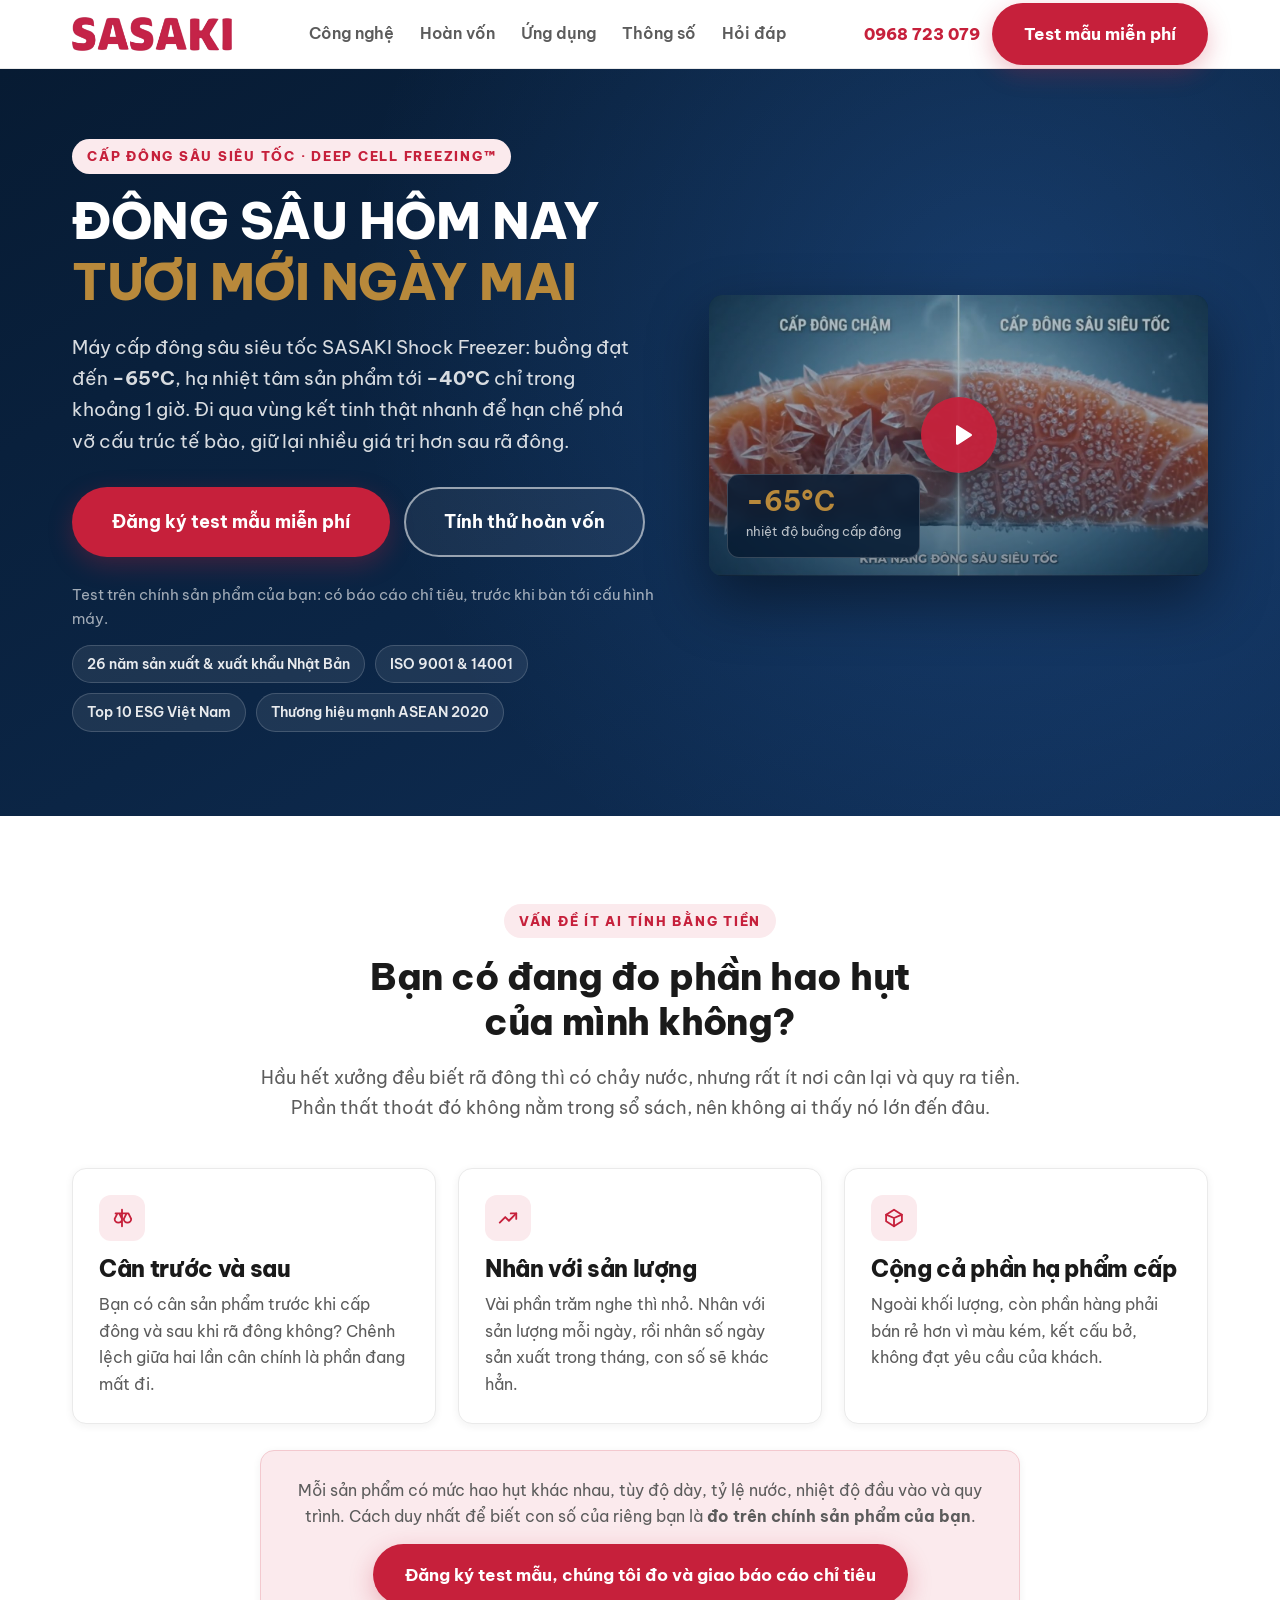
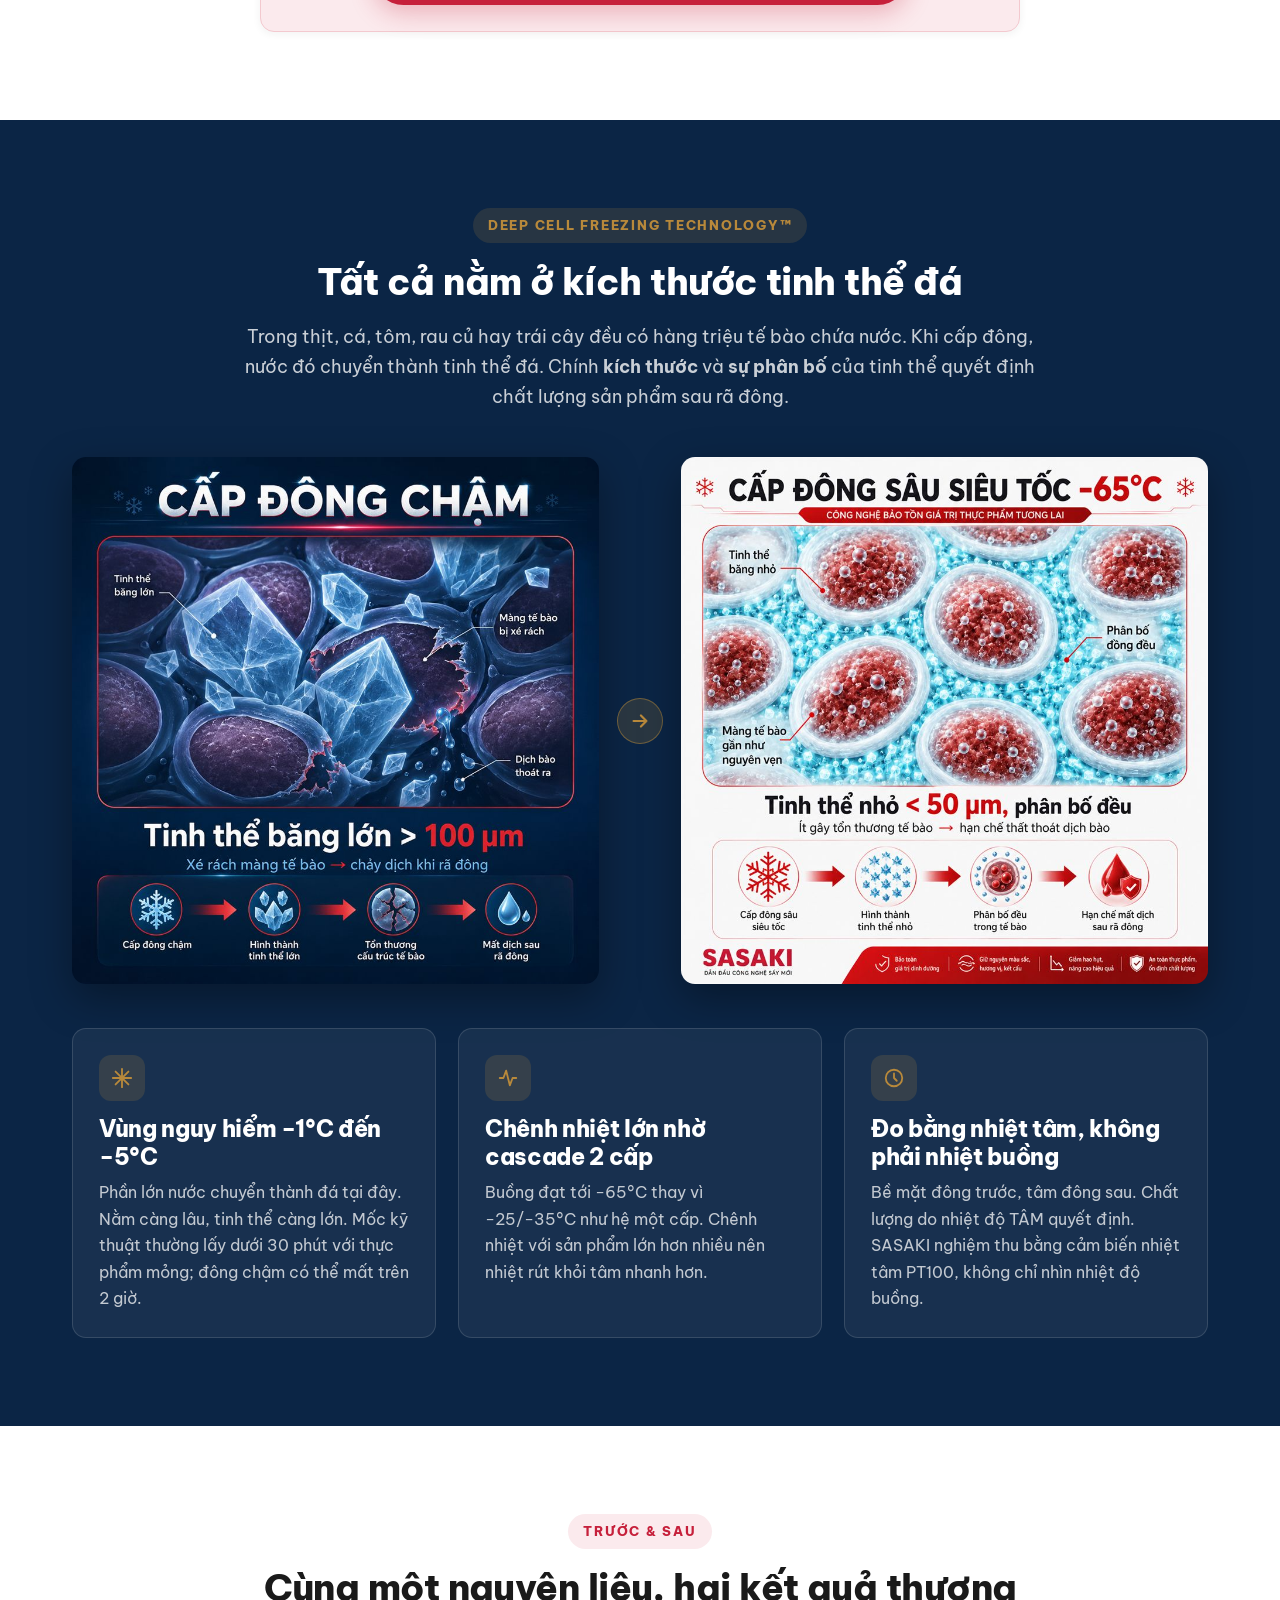
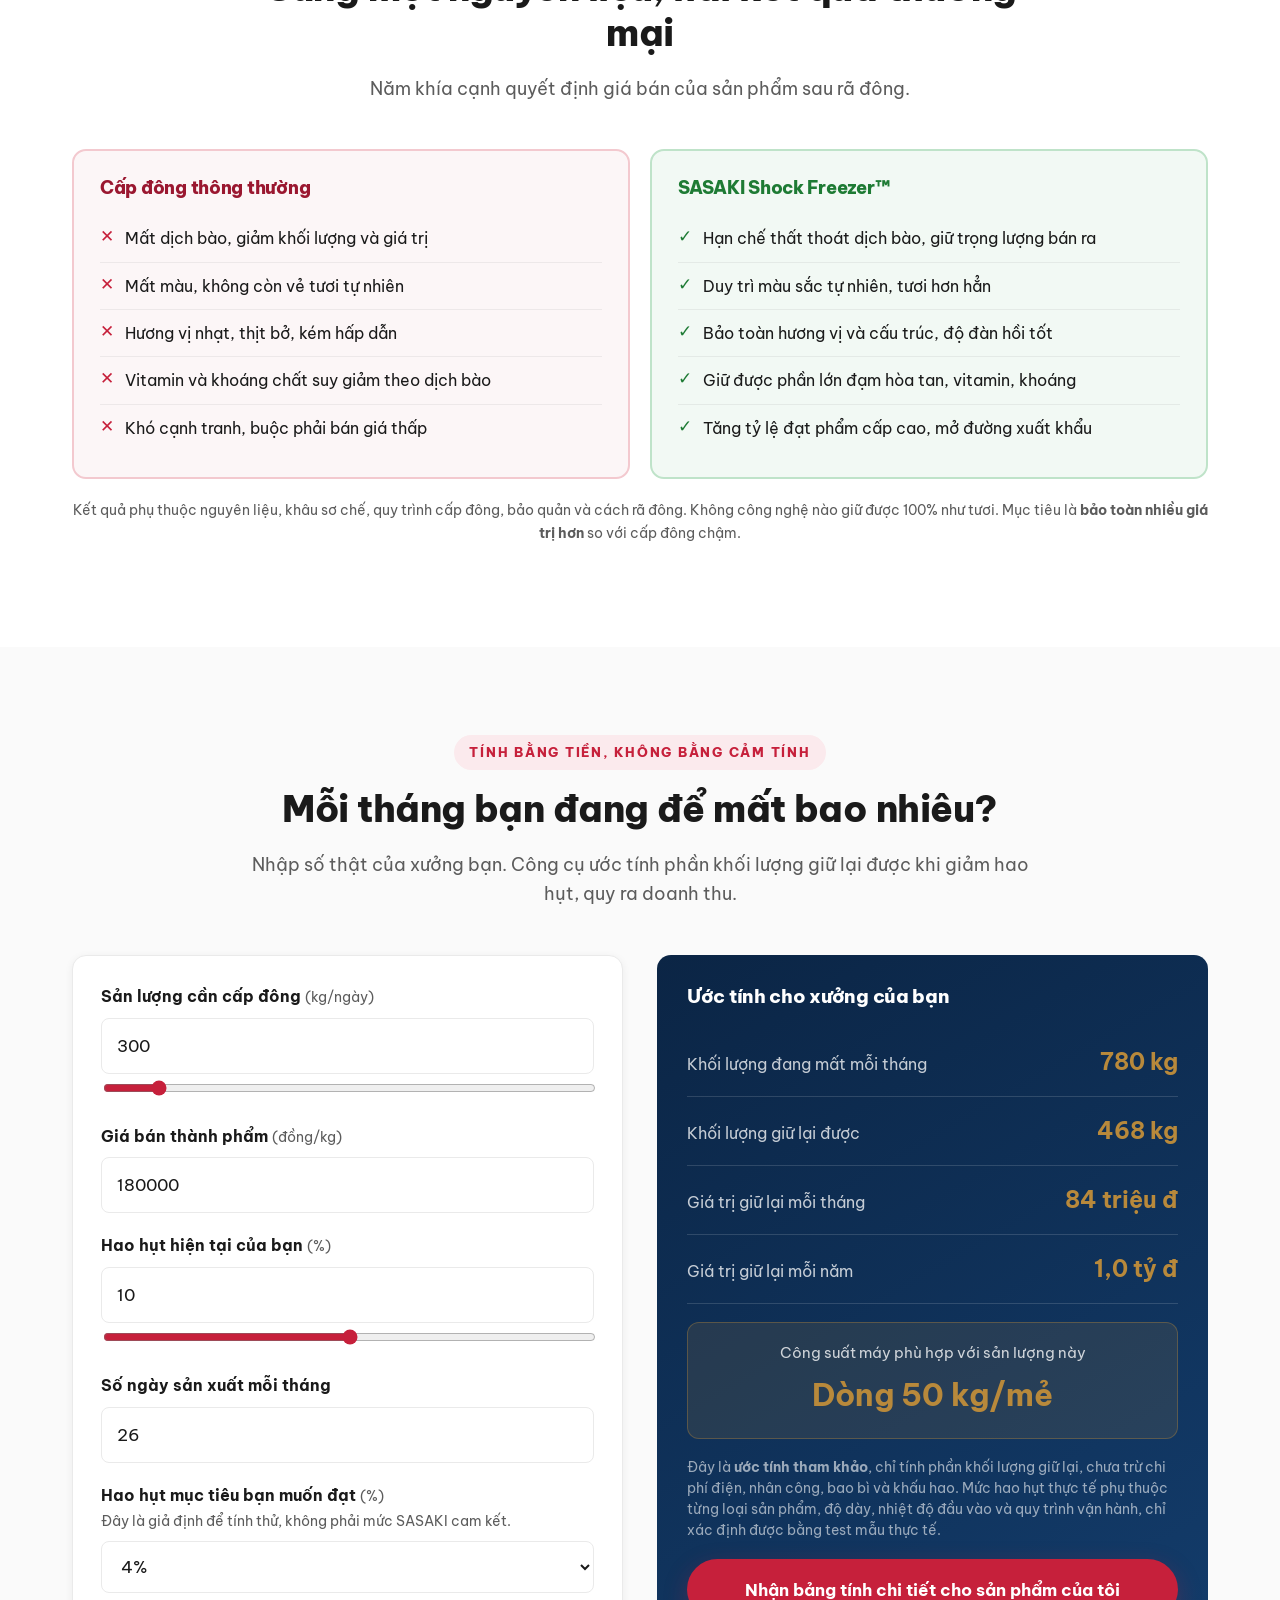
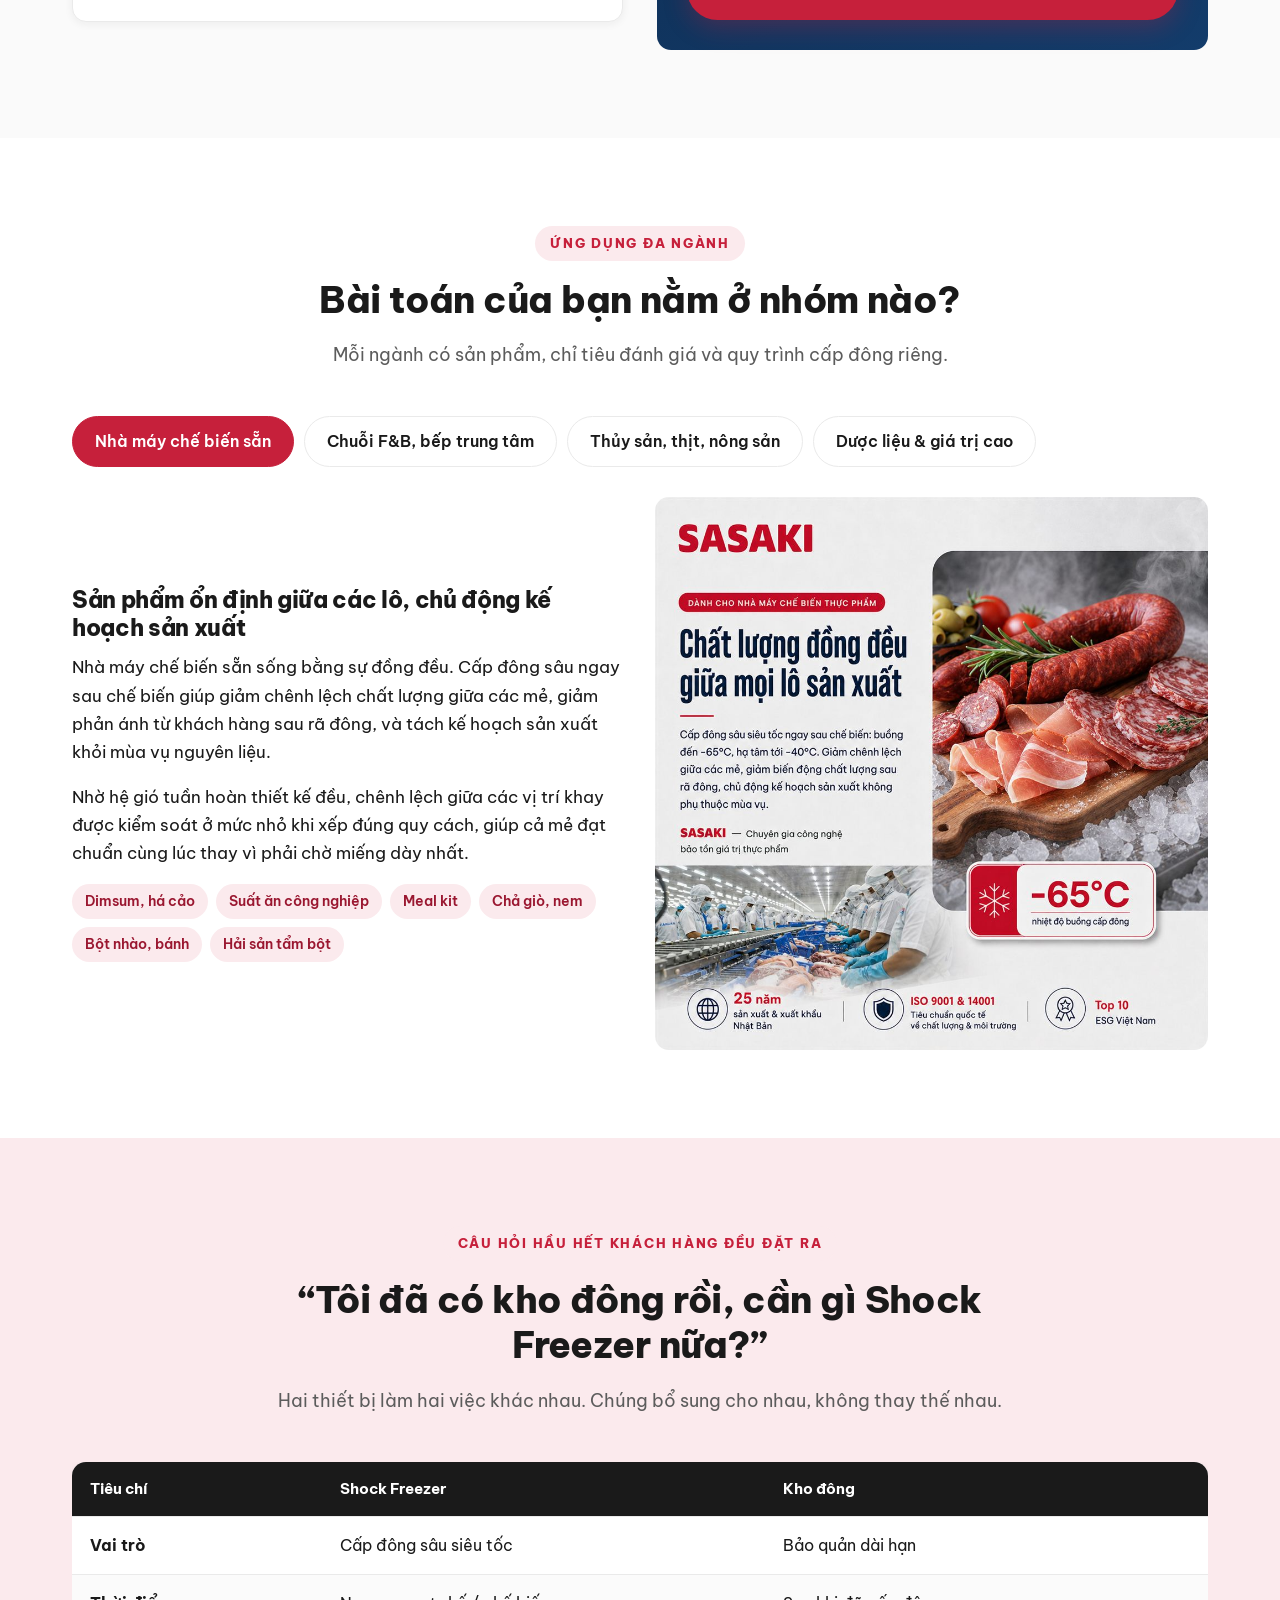
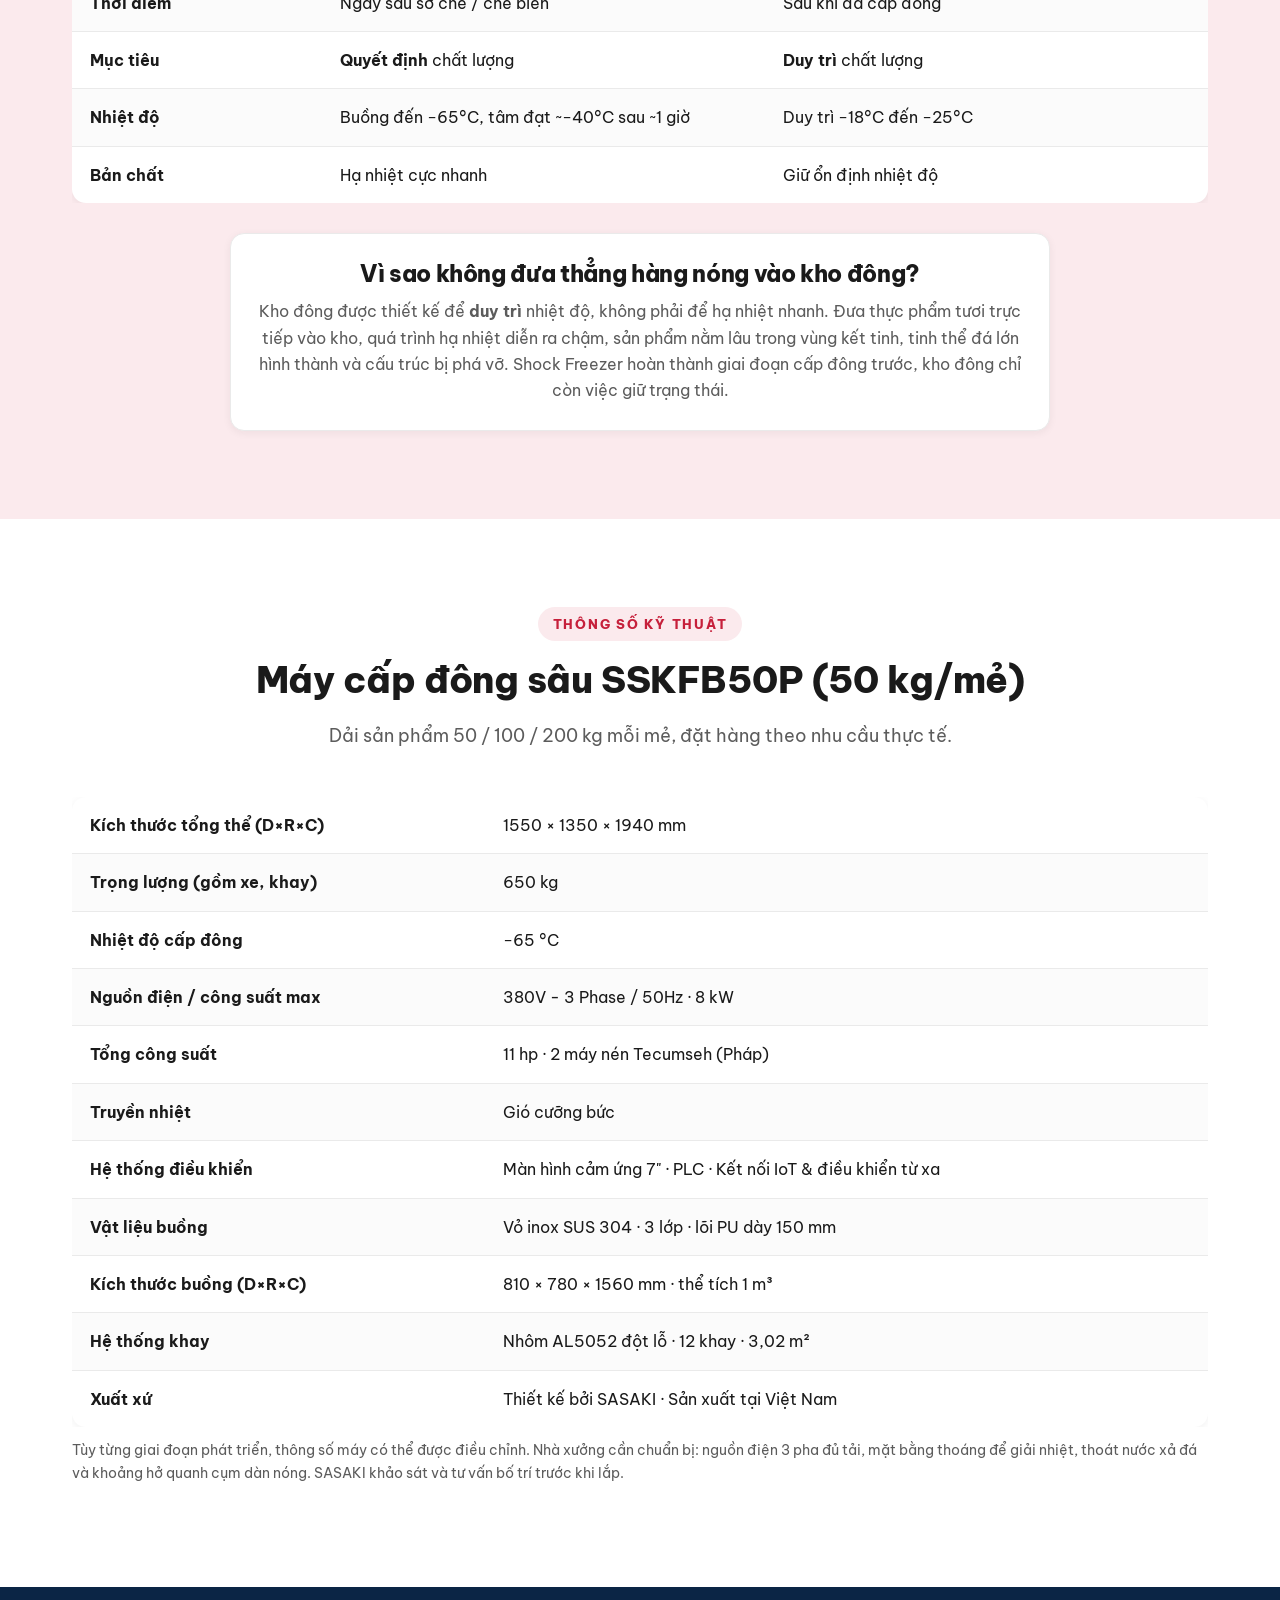
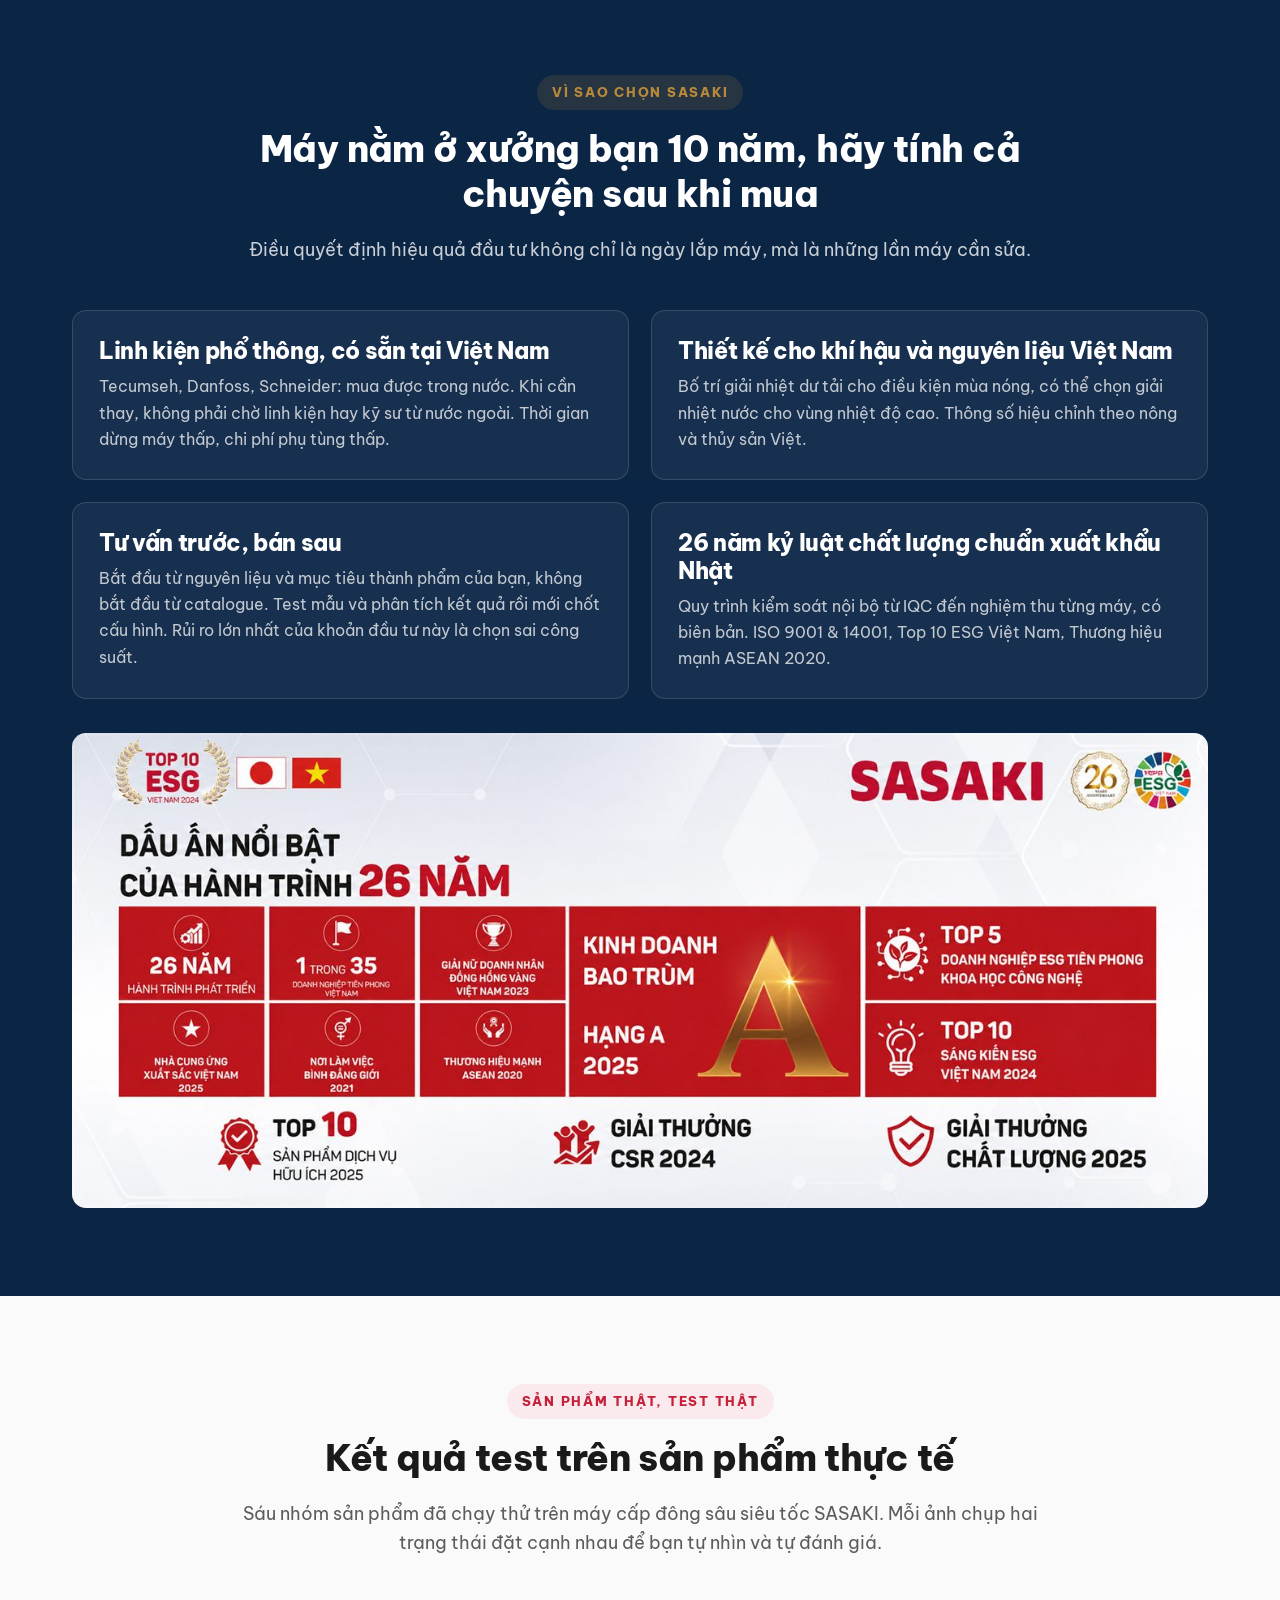
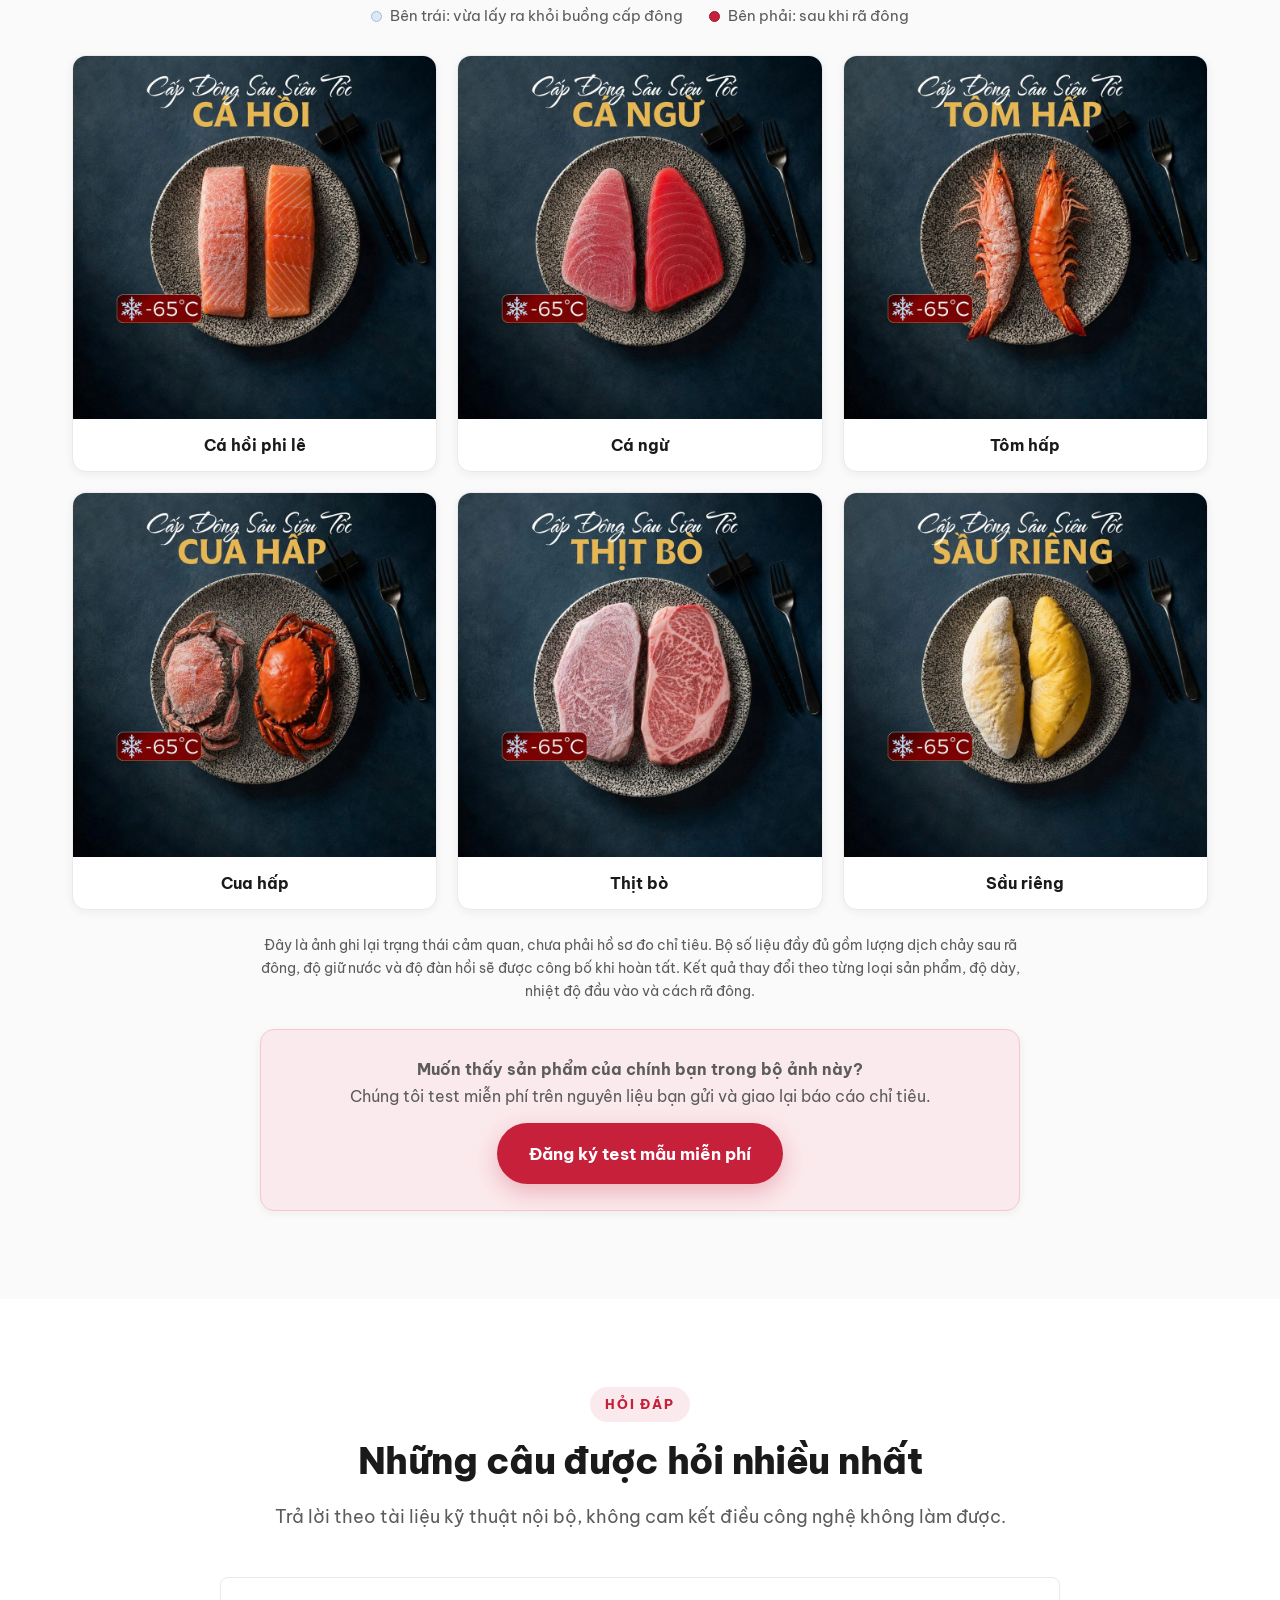
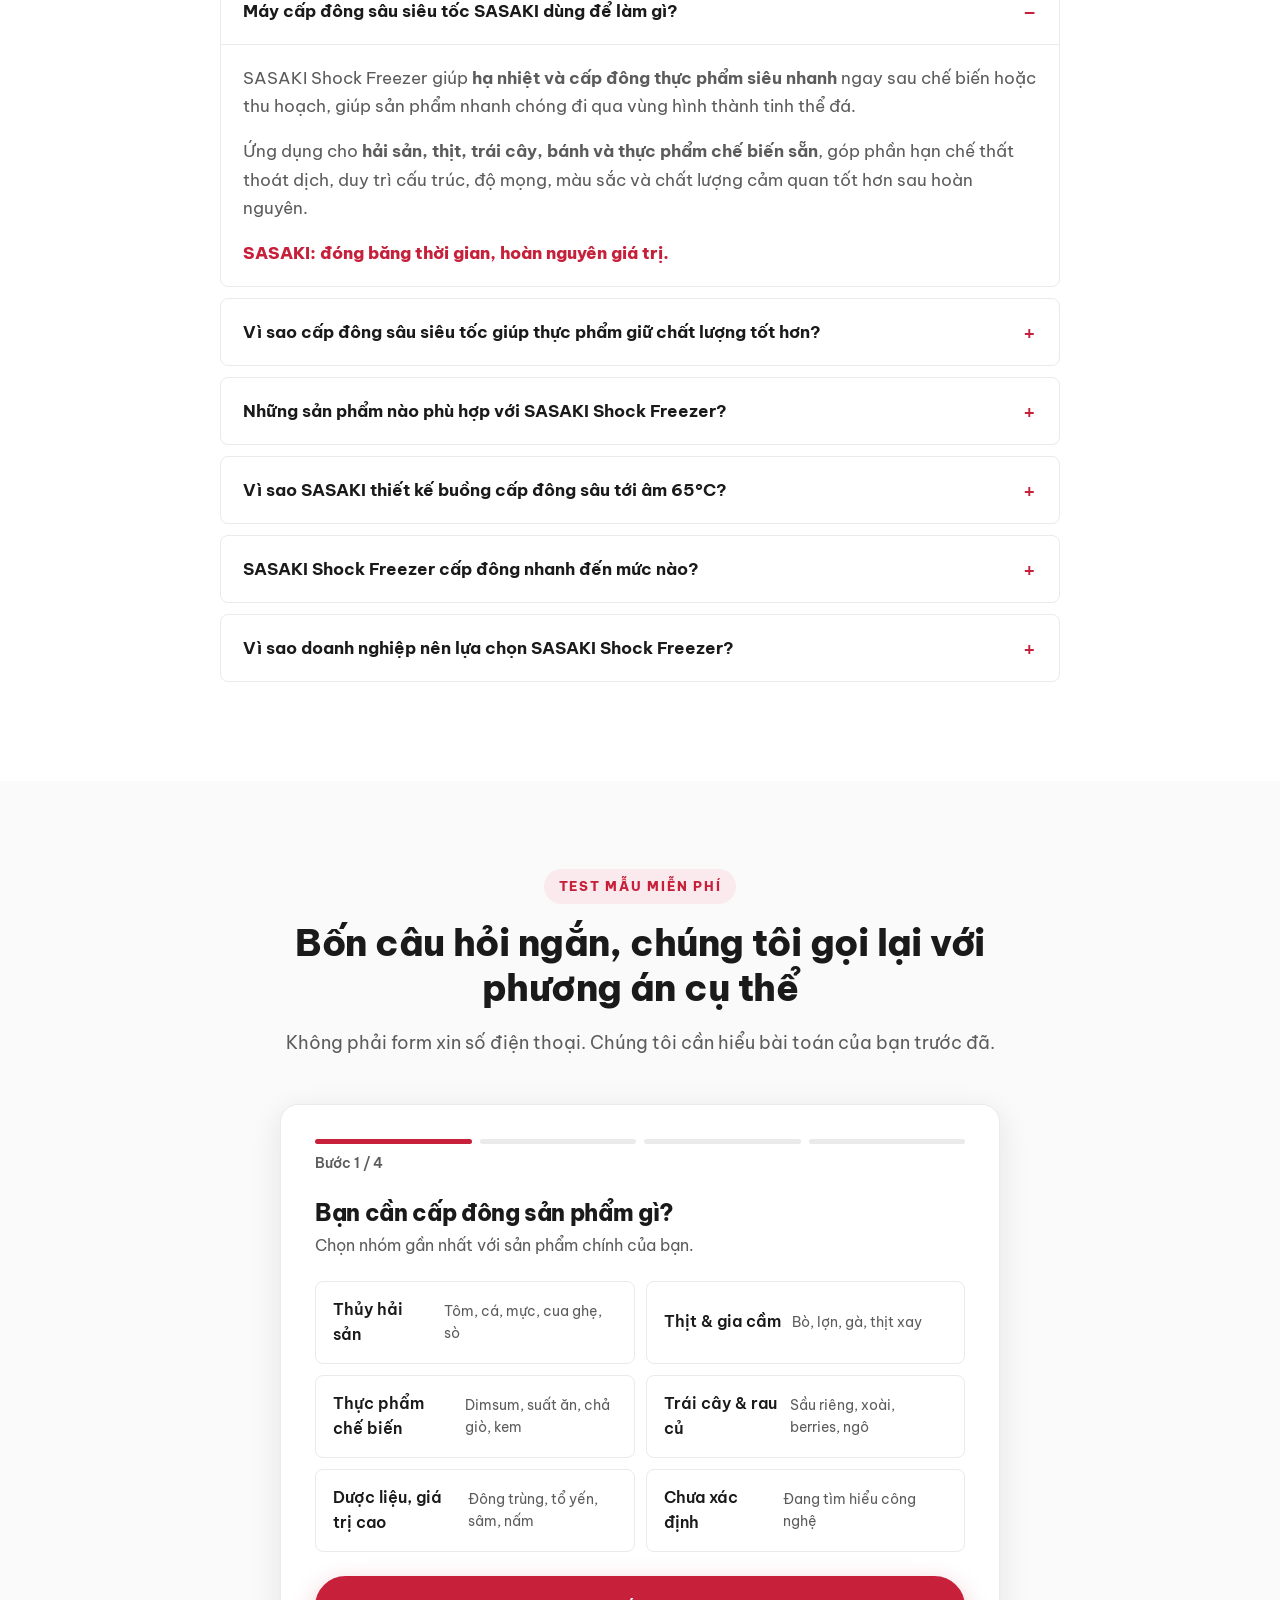
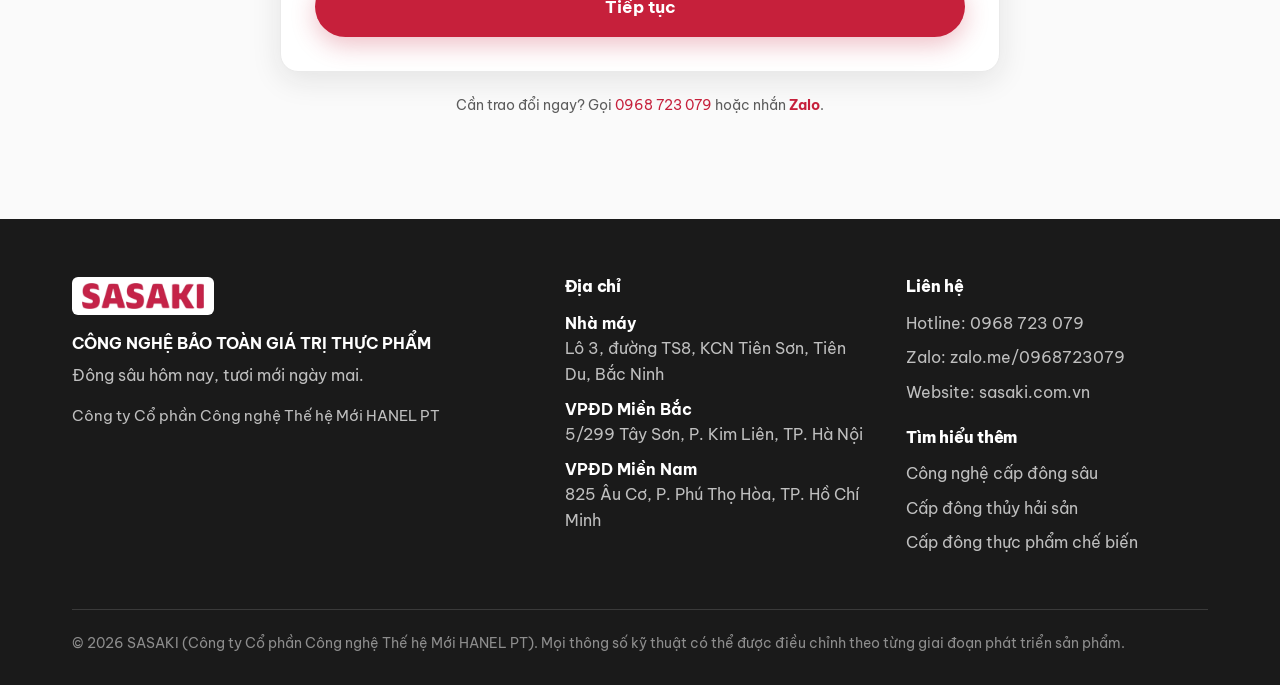
<file: index.html>
<!DOCTYPE html>
<html lang="vi">
<head>
<meta charset="UTF-8">
<meta name="viewport" content="width=device-width, initial-scale=1">

<title>Máy cấp đông sâu siêu tốc SASAKI Shock Freezer | Buồng −65°C, tâm đạt −40°C/1h</title>
<meta name="description" content="Máy cấp đông sâu siêu tốc SASAKI Shock Freezer: buồng đến −65°C, hạ tâm sản phẩm tới −40°C chỉ trong khoảng 1 giờ, giảm hao hụt sau rã đông. Đăng ký test mẫu miễn phí trên chính sản phẩm của bạn.">
<meta name="robots" content="index, follow">
<link rel="canonical" href="https://sasaki.com.vn/may-cap-dong-sau/">

<!-- Open Graph -->
<meta property="og:type" content="website">
<meta property="og:locale" content="vi_VN">
<meta property="og:title" content="SASAKI Shock Freezer: Cấp đông sâu siêu tốc đến −65°C">
<meta property="og:description" content="Đông sâu hôm nay, tươi mới ngày mai. Test mẫu miễn phí trên chính sản phẩm của doanh nghiệp bạn.">
<meta property="og:image" content="https://sasaki.com.vn/may-cap-dong-sau/assets/img/hero-poster.jpg">
<meta property="og:image:width" content="1280">
<meta property="og:image:height" content="720">
<meta name="twitter:image" content="https://sasaki.com.vn/may-cap-dong-sau/assets/img/hero-poster.jpg">
<meta property="og:url" content="https://sasaki.com.vn/may-cap-dong-sau/">
<meta name="twitter:card" content="summary_large_image">

<link rel="preconnect" href="https://fonts.googleapis.com">
<link rel="preconnect" href="https://fonts.gstatic.com" crossorigin>
<link href="https://fonts.googleapis.com/css2?family=Be+Vietnam+Pro:wght@400;600;700;800&display=swap" rel="stylesheet">
<link rel="stylesheet" href="assets/css/style.css?v=13">

<!-- ============================================================
     TRACKING — thay ID thật trước khi bật quảng cáo 25/8
     Xem docs/utm-tracking.md
     ============================================================ -->
<script>
  window.SASAKI_CONFIG = {
    // Điền endpoint Google Apps Script sau khi deploy (xem apps-script/Code.gs)
    FORM_ENDPOINT: 'https://script.google.com/macros/s/AKfycbysQQH5L5dZwVWiu4O2xaawocR-W0bH87IbUJRgsVW6jW_BYmFr7-DyYfj4zaPSpCLU_g/exec',
    HOTLINE: '0968723079',
    ZALO: 'https://zalo.me/0968723079',
    // Video 16:9 ở đầu trang. Dán link YouTube vào đây, dạng nào cũng được:
    //   'https://www.youtube.com/watch?v=XXXXXXXXXXX'  hoặc  'https://youtu.be/XXXXXXXXXXX'
    // Để trống thì chỉ hiển thị ảnh nền, không hiện nút phát.
    VIDEO_HERO: 'https://www.youtube.com/watch?v=tCl8iLVW2do',
    GA4_ID: 'G-6KVE8P2T7B',
    FB_PIXEL_ID: '2474015673094064',
    GADS_ID: '',         // vd 'AW-XXXXXXXXX'
    GADS_LABEL: '',      // nhãn chuyển đổi
    TIKTOK_ID: ''        // vd 'CXXXXXXXXXXXXXXXXXXX'
  };
</script>

<!-- Schema: Organization + Product + FAQPage + Breadcrumb -->
<script type="application/ld+json">
{
  "@context": "https://schema.org",
  "@graph": [
    {
      "@type": "Organization",
      "@id": "https://sasaki.com.vn/#to-chuc",
      "name": "SASAKI (Công ty Cổ phần Công nghệ Thế hệ Mới HANEL PT)",
      "url": "https://sasaki.com.vn",
      "telephone": "+84968723079",
      "address": {
        "@type": "PostalAddress",
        "streetAddress": "Lô 3, đường TS8, KCN Tiên Sơn, Tiên Du",
        "addressLocality": "Bắc Ninh",
        "addressCountry": "VN"
      }
    },
    {
      "@type": "Product",
      "name": "Máy cấp đông sâu siêu tốc SASAKI Shock Freezer SSKFB50P",
      "description": "Máy cấp đông sâu siêu tốc theo mẻ, buồng đạt đến −65°C, hạ nhiệt tâm sản phẩm tới −40°C trong khoảng 1 giờ. Dải công suất 50/100/200 kg mỗi mẻ.",
      "brand": { "@type": "Brand", "name": "SASAKI" },
      "manufacturer": { "@id": "https://sasaki.com.vn/#to-chuc" },
      "category": "Thiết bị cấp đông công nghiệp",
      "image": "https://sasaki.com.vn/may-cap-dong-sau/assets/img/hero-poster.jpg",
      "url": "https://sasaki.com.vn/may-cap-dong-sau/"
    },
    {
      "@type": "BreadcrumbList",
      "itemListElement": [
        { "@type": "ListItem", "position": 1, "name": "Trang chủ", "item": "https://sasaki.com.vn/" },
        { "@type": "ListItem", "position": 2, "name": "Công nghệ cấp đông sâu", "item": "https://sasaki.com.vn/cong-nghe-cap-dong-sau/" },
        { "@type": "ListItem", "position": 3, "name": "Máy cấp đông sâu SASAKI Shock Freezer", "item": "https://sasaki.com.vn/may-cap-dong-sau/" }
      ]
    },
    {
      "@type": "FAQPage",
      "mainEntity": [
        { "@type": "Question", "name": "Máy cấp đông sâu siêu tốc SASAKI dùng để làm gì?",
          "acceptedAnswer": { "@type": "Answer", "text": "SASAKI Shock Freezer giúp hạ nhiệt và cấp đông thực phẩm siêu nhanh ngay sau chế biến hoặc thu hoạch, giúp sản phẩm nhanh chóng đi qua vùng hình thành tinh thể đá. Ứng dụng cho hải sản, thịt, trái cây, bánh và thực phẩm chế biến sẵn, góp phần hạn chế thất thoát dịch, duy trì cấu trúc, độ mọng, màu sắc và chất lượng cảm quan tốt hơn sau hoàn nguyên." } },
        { "@type": "Question", "name": "Vì sao cấp đông sâu siêu tốc giúp thực phẩm giữ chất lượng tốt hơn?",
          "acceptedAnswer": { "@type": "Answer", "text": "Khi thực phẩm đông chậm, tinh thể đá có xu hướng phát triển lớn hơn và có thể làm tổn thương cấu trúc mô, khiến sản phẩm dễ chảy dịch và thay đổi kết cấu sau rã đông. Cấp đông nhanh giúp rút ngắn thời gian đi qua vùng kết tinh, tinh thể đá có xu hướng nhỏ hơn, từ đó góp phần giảm thất thoát dịch, giữ độ mọng, kết cấu và màu sắc tốt hơn sau hoàn nguyên." } },
        { "@type": "Question", "name": "Những sản phẩm nào phù hợp với SASAKI Shock Freezer?",
          "acceptedAnswer": { "@type": "Answer", "text": "SASAKI Shock Freezer có thể ứng dụng cho rất nhiều sản phẩm: hải sản như cá hồi, cá ngừ, tôm, cua, mực, sò điệp; thịt như bò, steak, heo, gia cầm và thịt chế biến; trái cây như xoài, dứa, sầu riêng, vải, nhãn, bơ, thanh long, dâu; và thực phẩm chế biến như xôi, bánh mì, bánh bao, há cảo, món kho, súp, chè, suất ăn và món ăn nhà hàng. Mang chính sản phẩm của bạn đến SASAKI để test và xây dựng quy trình phù hợp." } },
        { "@type": "Question", "name": "Vì sao SASAKI thiết kế buồng cấp đông sâu tới âm 65°C?",
          "acceptedAnswer": { "@type": "Answer", "text": "Nhiệt độ buồng sâu tới âm 65°C tạo chênh lệch nhiệt độ lớn giữa môi trường lạnh và thực phẩm, hỗ trợ lấy nhiệt nhanh và rút ngắn thời gian cấp đông. Khi sản phẩm vượt nhanh vùng hình thành tinh thể đá, tinh thể có xu hướng nhỏ hơn, góp phần hạn chế tổn thương cấu trúc, giảm thất thoát dịch và duy trì chất lượng tốt hơn sau hoàn nguyên. −65°C là nhiệt độ buồng cấp đông; nhiệt độ tâm sản phẩm được lựa chọn phù hợp với từng sản phẩm và mục tiêu bảo quản." } },
        { "@type": "Question", "name": "SASAKI Shock Freezer cấp đông nhanh đến mức nào?",
          "acceptedAnswer": { "@type": "Answer", "text": "Với một số sản phẩm có kích thước và điều kiện phù hợp, thời gian có thể chỉ khoảng 15 đến 30 phút để đạt nhiệt độ tâm phù hợp cho bảo quản đông. Với sản phẩm cần cấp đông sâu hơn, nhiệt độ tâm đạt khoảng −40°C trong khoảng 60 phút, và tiếp tục hạ sâu hơn nếu cấp đông lâu hơn vì buồng đạt tới −65°C. Thời gian thực tế phụ thuộc vào loại sản phẩm, kích thước, độ dày, khối lượng, nhiệt độ đầu vào, cách xếp sản phẩm và nhiệt độ tâm mục tiêu." } },
        { "@type": "Question", "name": "Vì sao doanh nghiệp nên lựa chọn SASAKI Shock Freezer?",
          "acceptedAnswer": { "@type": "Answer", "text": "SASAKI được phát triển trên nền tảng 26 năm kinh nghiệm sản xuất công nghiệp và xuất khẩu phục vụ những thị trường có yêu cầu cao về chất lượng, trong đó có Nhật Bản. SASAKI Shock Freezer đã được khách hàng Nhật Bản lựa chọn và đưa vào sử dụng. SASAKI không chỉ cung cấp máy mà còn đồng hành cùng doanh nghiệp test sản phẩm, xây dựng quy trình cấp đông và tối ưu chất lượng sau hoàn nguyên." } }
      ]
    }
  ]
}
</script>
</head>
<body>

<!-- ══════════════ HEADER ══════════════ -->
<header class="header">
  <div class="wrap header__in">
    <a href="https://sasaki.com.vn/" class="header__logo" aria-label="Về trang chủ SASAKI">
      <img src="assets/img/logo-sasaki.png" alt="SASAKI" width="160" height="34">
    </a>
    <nav class="header__nav" aria-label="Điều hướng chính">
      <a href="#cong-nghe">Công nghệ</a>
      <a href="#hoan-von">Hoàn vốn</a>
      <a href="#ung-dung">Ứng dụng</a>
      <a href="#thong-so">Thông số</a>
      <a href="#cau-hoi">Hỏi đáp</a>
    </nav>
    <div class="header__cta">
      <a href="tel:0968723079" class="header__hotline" data-su-kien="click_goi">0968 723 079</a>
      <a href="#dang-ky" class="nut nut--chinh">Test mẫu miễn phí</a>
    </div>
  </div>
</header>

<main>

<!-- ══════════════ 1. HERO ══════════════ -->
<section class="hero">
  <div class="wrap hero__in">
    <div>
      <span class="nhan" data-nganh-nhan>Cấp đông sâu siêu tốc · Deep Cell Freezing™</span>
      <h1 data-nganh-tieu-de>Đông sâu hôm nay<br><em>Tươi mới ngày mai</em></h1>
      <p class="hero__sub" data-nganh-mo-ta>
        Máy cấp đông sâu siêu tốc SASAKI Shock Freezer: buồng đạt đến <b>−65°C</b>,
        hạ nhiệt tâm sản phẩm tới <b>−40°C</b> chỉ trong khoảng 1 giờ. Đi qua vùng kết tinh thật nhanh để
        hạn chế phá vỡ cấu trúc tế bào, giữ lại nhiều giá trị hơn sau rã đông.
      </p>

      <div class="hero__cta">
        <a href="#dang-ky" class="nut nut--chinh nut--lon" data-su-kien="cta_hero">
          Đăng ký test mẫu miễn phí
        </a>
        <a href="#hoan-von" class="nut nut--vien nut--lon">Tính thử hoàn vốn</a>
      </div>

      <p class="hero__ghi-chu">
        Test trên chính sản phẩm của bạn: có báo cáo chỉ tiêu, trước khi bàn tới cấu hình máy.
      </p>

      <div class="huy-hieu">
        <span>26 năm sản xuất &amp; xuất khẩu Nhật Bản</span>
        <span>ISO 9001 &amp; 14001</span>
        <span>Top 10 ESG Việt Nam</span>
        <span>Thương hiệu mạnh ASEAN 2020</span>
      </div>
    </div>

    <div>
      <!-- Khung video 16:9.
           Dán link YouTube vào VIDEO_HERO trong window.SASAKI_CONFIG ở đầu file.
           Chưa có link thì hiển thị ảnh nền, không hiện nút phát. -->
      <div class="hero__anh" data-video-slot="V4">
        <img src="assets/img/hero-poster.jpg"
             alt="So sánh cấp đông chậm và cấp đông sâu siêu tốc trên lát cá: tinh thể đá lớn xé rách mô so với tinh thể nhỏ phân bố đều"
             width="1280" height="720" fetchpriority="high">
        <button type="button" class="hero__phat" id="nut-phat-video" hidden
                aria-label="Phát video giới thiệu SASAKI Shock Freezer">
          <svg width="30" height="30" viewBox="0 0 24 24" fill="currentColor" aria-hidden="true">
            <path d="M8 5.14v13.72a1 1 0 0 0 1.54.84l10.8-6.86a1 1 0 0 0 0-1.68L9.54 4.3A1 1 0 0 0 8 5.14z"/>
          </svg>
        </button>
        <div class="hero__nhiet">
          <b>−65°C</b>
          <span>nhiệt độ buồng cấp đông</span>
        </div>
      </div>
    </div>
  </div>
</section>

<!-- ══════════════ 2. BÀI TOÁN TIỀN MẤT ══════════════ -->
<section class="section" id="bai-toan">
  <div class="wrap">
    <div class="tieu-de-section giua">
      <span class="nhan">Vấn đề ít ai tính bằng tiền</span>
      <h2>Bạn có đang đo phần hao hụt<br>của mình không?</h2>
      <p>
        Hầu hết xưởng đều biết rã đông thì có chảy nước, nhưng rất ít nơi cân lại
        và quy ra tiền. Phần thất thoát đó không nằm trong sổ sách, nên không ai
        thấy nó lớn đến đâu.
      </p>
    </div>

    <div class="luoi luoi-3">
      <div class="the">
        <div class="the__icon" aria-hidden="true">
          <svg width="22" height="22" viewBox="0 0 24 24" fill="none" stroke="currentColor" stroke-width="2" stroke-linecap="round" stroke-linejoin="round"><path d="M12 3v18M5 7h14M7 7l-3 6a4 4 0 0 0 8 0l-3-6M17 7l-3 6a4 4 0 0 0 8 0l-3-6"/></svg>
        </div>
        <h3>Cân trước và sau</h3>
        <p>Bạn có cân sản phẩm trước khi cấp đông và sau khi rã đông không? Chênh lệch giữa hai lần cân chính là phần đang mất đi.</p>
      </div>
      <div class="the">
        <div class="the__icon" aria-hidden="true">
          <svg width="22" height="22" viewBox="0 0 24 24" fill="none" stroke="currentColor" stroke-width="2" stroke-linecap="round" stroke-linejoin="round"><path d="M3 17l6-6 4 4 8-8"/><path d="M21 7h-6M21 7v6"/></svg>
        </div>
        <h3>Nhân với sản lượng</h3>
        <p>Vài phần trăm nghe thì nhỏ. Nhân với sản lượng mỗi ngày, rồi nhân số ngày sản xuất trong tháng, con số sẽ khác hẳn.</p>
      </div>
      <div class="the">
        <div class="the__icon" aria-hidden="true">
          <svg width="22" height="22" viewBox="0 0 24 24" fill="none" stroke="currentColor" stroke-width="2" stroke-linecap="round" stroke-linejoin="round"><path d="M20.6 8.4L12 3 3.4 8.4v7.2L12 21l8.6-5.4z"/><path d="M12 12v9M3.4 8.4L12 12l8.6-3.6"/></svg>
        </div>
        <h3>Cộng cả phần hạ phẩm cấp</h3>
        <p>Ngoài khối lượng, còn phần hàng phải bán rẻ hơn vì màu kém, kết cấu bở, không đạt yêu cầu của khách.</p>
      </div>
    </div>

    <div class="the" style="margin-top:26px;max-width:760px;margin-left:auto;margin-right:auto;text-align:center;background:var(--hong-nhat);border-color:var(--hong)">
      <p style="margin-bottom:14px">
        Mỗi sản phẩm có mức hao hụt khác nhau, tùy độ dày, tỷ lệ nước, nhiệt độ đầu vào
        và quy trình. Cách duy nhất để biết con số của riêng bạn là <b>đo trên chính sản phẩm của bạn</b>.
      </p>
      <a href="#dang-ky" class="nut nut--chinh" data-su-kien="cta_bai_toan">
        Đăng ký test mẫu, chúng tôi đo và giao báo cáo chỉ tiêu
      </a>
    </div>
  </div>
</section>

<!-- ══════════════ 3. CƠ CHẾ DEEP CELL ══════════════ -->
<section class="section section--toi" id="cong-nghe">
  <div class="wrap">
    <div class="tieu-de-section giua">
      <span class="nhan">Deep Cell Freezing Technology™</span>
      <h2>Tất cả nằm ở kích thước tinh thể đá</h2>
      <p>
        Trong thịt, cá, tôm, rau củ hay trái cây đều có hàng triệu tế bào chứa nước.
        Khi cấp đông, nước đó chuyển thành tinh thể đá. Chính <b>kích thước</b> và
        <b>sự phân bố</b> của tinh thể quyết định chất lượng sản phẩm sau rã đông.
      </p>
    </div>

    <!-- So sánh tinh thể đá: cấp đông chậm vs cấp đông sâu siêu tốc -->
    <div class="doi-chieu-anh">
      <figure>
        <img src="assets/img/co-che-cap-dong-cham.jpg"
             alt="Cấp đông chậm: tinh thể băng lớn trên 100 micromet xé rách màng tế bào, làm dịch bào thoát ra khi rã đông"
             width="900" height="900" loading="lazy">
      </figure>
      <div class="doi-chieu-mui-ten" aria-hidden="true">
        <svg width="22" height="22" viewBox="0 0 24 24" fill="none" stroke="currentColor" stroke-width="2.4" stroke-linecap="round" stroke-linejoin="round"><path d="M5 12h14M13 6l6 6-6 6"/></svg>
      </div>
      <figure>
        <img src="assets/img/co-che-cap-dong-sieu-toc.jpg"
             alt="Cấp đông sâu siêu tốc SASAKI ở −65°C: tinh thể băng nhỏ dưới 50 micromet, phân bố đều, màng tế bào gần như nguyên vẹn"
             width="900" height="900" loading="lazy">
      </figure>
    </div>

    <div class="luoi luoi-3">
      <div class="the">
        <div class="the__icon" aria-hidden="true">
          <svg width="22" height="22" viewBox="0 0 24 24" fill="none" stroke="currentColor" stroke-width="2" stroke-linecap="round"><path d="M12 2v20M2 12h20M5 5l14 14M19 5L5 19"/></svg>
        </div>
        <h3>Vùng nguy hiểm −1°C đến −5°C</h3>
        <p>Phần lớn nước chuyển thành đá tại đây. Nằm càng lâu, tinh thể càng lớn. Mốc kỹ thuật thường lấy dưới 30 phút với thực phẩm mỏng; đông chậm có thể mất trên 2 giờ.</p>
      </div>
      <div class="the">
        <div class="the__icon" aria-hidden="true">
          <svg width="22" height="22" viewBox="0 0 24 24" fill="none" stroke="currentColor" stroke-width="2" stroke-linecap="round" stroke-linejoin="round"><path d="M3 12h4l3-8 4 16 3-8h4"/></svg>
        </div>
        <h3>Chênh nhiệt lớn nhờ cascade 2 cấp</h3>
        <p>Buồng đạt tới −65°C thay vì −25/−35°C như hệ một cấp. Chênh nhiệt với sản phẩm lớn hơn nhiều nên nhiệt rút khỏi tâm nhanh hơn.</p>
      </div>
      <div class="the">
        <div class="the__icon" aria-hidden="true">
          <svg width="22" height="22" viewBox="0 0 24 24" fill="none" stroke="currentColor" stroke-width="2" stroke-linecap="round" stroke-linejoin="round"><circle cx="12" cy="12" r="9"/><path d="M12 7v5l3 3"/></svg>
        </div>
        <h3>Đo bằng nhiệt tâm, không phải nhiệt buồng</h3>
        <p>Bề mặt đông trước, tâm đông sau. Chất lượng do nhiệt độ TÂM quyết định. SASAKI nghiệm thu bằng cảm biến nhiệt tâm PT100, không chỉ nhìn nhiệt độ buồng.</p>
      </div>
    </div>
  </div>
</section>

<!-- ══════════════ 4. BẢNG TRƯỚC / SAU ══════════════ -->
<section class="section" id="truoc-sau">
  <div class="wrap">
    <div class="tieu-de-section giua">
      <span class="nhan">Trước &amp; Sau</span>
      <h2>Cùng một nguyên liệu, hai kết quả thương mại</h2>
      <p>Năm khía cạnh quyết định giá bán của sản phẩm sau rã đông.</p>
    </div>

    <div class="truoc-sau">
      <div class="ts-cot ts-cot--xau">
        <h3>Cấp đông thông thường</h3>
        <ul>
          <li><b>✕</b><span>Mất dịch bào, giảm khối lượng và giá trị</span></li>
          <li><b>✕</b><span>Mất màu, không còn vẻ tươi tự nhiên</span></li>
          <li><b>✕</b><span>Hương vị nhạt, thịt bở, kém hấp dẫn</span></li>
          <li><b>✕</b><span>Vitamin và khoáng chất suy giảm theo dịch bào</span></li>
          <li><b>✕</b><span>Khó cạnh tranh, buộc phải bán giá thấp</span></li>
        </ul>
      </div>
      <div class="ts-cot ts-cot--tot">
        <h3>SASAKI Shock Freezer™</h3>
        <ul>
          <li><b>✓</b><span>Hạn chế thất thoát dịch bào, giữ trọng lượng bán ra</span></li>
          <li><b>✓</b><span>Duy trì màu sắc tự nhiên, tươi hơn hẳn</span></li>
          <li><b>✓</b><span>Bảo toàn hương vị và cấu trúc, độ đàn hồi tốt</span></li>
          <li><b>✓</b><span>Giữ được phần lớn đạm hòa tan, vitamin, khoáng</span></li>
          <li><b>✓</b><span>Tăng tỷ lệ đạt phẩm cấp cao, mở đường xuất khẩu</span></li>
        </ul>
      </div>
    </div>

    <p class="bang-ghi-chu tam-giua" style="margin-top:20px">
      Kết quả phụ thuộc nguyên liệu, khâu sơ chế, quy trình cấp đông, bảo quản và cách rã đông.
      Không công nghệ nào giữ được 100% như tươi. Mục tiêu là <b>bảo toàn nhiều giá trị hơn</b> so với cấp đông chậm.
    </p>
  </div>
</section>

<!-- ══════════════ 5. MÁY TÍNH HOÀN VỐN ══════════════ -->
<section class="section section--phu" id="hoan-von">
  <div class="wrap">
    <div class="tieu-de-section giua">
      <span class="nhan">Tính bằng tiền, không bằng cảm tính</span>
      <h2>Mỗi tháng bạn đang để mất bao nhiêu?</h2>
      <p>Nhập số thật của xưởng bạn. Công cụ ước tính phần khối lượng giữ lại được khi giảm hao hụt, quy ra doanh thu.</p>
    </div>

    <div class="mtinh">
      <div class="mtinh__nhap">
        <div class="truong">
          <label for="mt-san-luong">Sản lượng cần cấp đông <span class="goi-y">(kg/ngày)</span></label>
          <input type="number" id="mt-san-luong" value="300" min="0" max="100000" step="10" inputmode="numeric">
          <input type="range" class="thanh-truot" id="mt-san-luong-truot" value="300" min="0" max="3000" step="10" aria-label="Thanh trượt sản lượng mỗi ngày">
        </div>

        <div class="truong">
          <label for="mt-gia">Giá bán thành phẩm <span class="goi-y">(đồng/kg)</span></label>
          <input type="number" id="mt-gia" value="180000" min="0" max="100000000" step="5000" inputmode="numeric">
        </div>

        <div class="truong">
          <label for="mt-hao-hut">Hao hụt hiện tại của bạn <span class="goi-y">(%)</span></label>
          <input type="number" id="mt-hao-hut" value="10" min="0" max="100" step="0.5" inputmode="decimal">
          <input type="range" class="thanh-truot" id="mt-hao-hut-truot" value="10" min="0" max="20" step="0.5" aria-label="Thanh trượt tỷ lệ hao hụt hiện tại">
        </div>

        <div class="truong">
          <label for="mt-ngay">Số ngày sản xuất mỗi tháng</label>
          <input type="number" id="mt-ngay" value="26" min="1" max="31" step="1" inputmode="numeric">
        </div>

        <div class="truong">
          <label for="mt-muc-tieu">
            Hao hụt mục tiêu bạn muốn đạt <span class="goi-y">(%)</span>
            <span class="goi-y" style="display:block;font-weight:400;margin-top:2px">Đây là giả định để tính thử, không phải mức SASAKI cam kết.</span>
          </label>
          <select id="mt-muc-tieu">
            <option value="5">5%</option>
            <option value="4" selected>4%</option>
            <option value="3">3%</option>
          </select>
        </div>
      </div>

      <div class="mtinh__ket" aria-live="polite">
        <h3>Ước tính cho xưởng của bạn</h3>

        <div class="kq-hang">
          <span>Khối lượng đang mất mỗi tháng</span>
          <b id="kq-mat">···</b>
        </div>
        <div class="kq-hang">
          <span>Khối lượng giữ lại được</span>
          <b id="kq-giu">···</b>
        </div>
        <div class="kq-hang">
          <span>Giá trị giữ lại mỗi tháng</span>
          <b id="kq-tien-thang">···</b>
        </div>
        <div class="kq-hang">
          <span>Giá trị giữ lại mỗi năm</span>
          <b id="kq-tien-nam">···</b>
        </div>

        <div class="kq-noi-bat">
          <span>Công suất máy phù hợp với sản lượng này</span>
          <b id="kq-cong-suat">···</b>
        </div>

        <p class="mien-tru">
          Đây là <b>ước tính tham khảo</b>, chỉ tính phần khối lượng giữ lại, chưa trừ chi phí điện,
          nhân công, bao bì và khấu hao. Mức hao hụt thực tế phụ thuộc từng loại sản phẩm, độ dày,
          nhiệt độ đầu vào và quy trình vận hành, chỉ xác định được bằng test mẫu thực tế.
        </p>

        <a href="#dang-ky" class="nut nut--chinh nut--rong" style="margin-top:18px" data-su-kien="cta_calculator">
          Nhận bảng tính chi tiết cho sản phẩm của tôi
        </a>
      </div>
    </div>
  </div>
</section>

<!-- ══════════════ 6. ỨNG DỤNG THEO NGÀNH ══════════════ -->
<section class="section" id="ung-dung">
  <div class="wrap">
    <div class="tieu-de-section giua">
      <span class="nhan">Ứng dụng đa ngành</span>
      <h2>Bài toán của bạn nằm ở nhóm nào?</h2>
      <p>Mỗi ngành có sản phẩm, chỉ tiêu đánh giá và quy trình cấp đông riêng.</p>
    </div>

    <div class="tab-nut" role="tablist" aria-label="Nhóm ngành ứng dụng">
      <button role="tab" aria-selected="true"  aria-controls="tab-nha-may"  id="nut-nha-may"  data-tab="nha-may">Nhà máy chế biến sẵn</button>
      <button role="tab" aria-selected="false" aria-controls="tab-fnb"      id="nut-fnb"      data-tab="fnb">Chuỗi F&amp;B, bếp trung tâm</button>
      <button role="tab" aria-selected="false" aria-controls="tab-thuy-san" id="nut-thuy-san" data-tab="thuy-san">Thủy sản, thịt, nông sản</button>
      <button role="tab" aria-selected="false" aria-controls="tab-duoc-lieu" id="nut-duoc-lieu" data-tab="duoc-lieu">Dược liệu &amp; giá trị cao</button>
    </div>

    <div class="tab-bang hien" id="tab-nha-may" role="tabpanel" aria-labelledby="nut-nha-may">
      <div class="tab-noi-dung">
        <div>
          <h3>Sản phẩm ổn định giữa các lô, chủ động kế hoạch sản xuất</h3>
          <p>Nhà máy chế biến sẵn sống bằng sự đồng đều. Cấp đông sâu ngay sau chế biến giúp giảm chênh lệch chất lượng giữa các mẻ, giảm phản ánh từ khách hàng sau rã đông, và tách kế hoạch sản xuất khỏi mùa vụ nguyên liệu.</p>
          <p>Nhờ hệ gió tuần hoàn thiết kế đều, chênh lệch giữa các vị trí khay được kiểm soát ở mức nhỏ khi xếp đúng quy cách, giúp cả mẻ đạt chuẩn cùng lúc thay vì phải chờ miếng dày nhất.</p>
          <div class="tag-list">
            <span>Dimsum, há cảo</span><span>Suất ăn công nghiệp</span><span>Meal kit</span>
            <span>Chả giò, nem</span><span>Bột nhào, bánh</span><span>Hải sản tẩm bột</span>
          </div>
        </div>
        <div><img src="assets/img/tab-nha-may.jpg" alt="Xúc xích và thịt nguội trên đá lạnh, bên cạnh dây chuyền sơ chế của nhà máy chế biến thực phẩm" loading="lazy" style="border-radius:14px"></div>
      </div>
    </div>

    <div class="tab-bang" id="tab-fnb" role="tabpanel" aria-labelledby="nut-fnb" hidden>
      <div class="tab-noi-dung">
        <div>
          <h3>Nấu hôm nay, phục vụ tuần sau, vị không đổi</h3>
          <p>Với món đã chế biến chín như cua, tôm, ghẹ hấp, bún, phở, cơm, chè: sau khi cấp đông sâu, bảo quản đúng quy trình và hoàn nhiệt đúng cách, món ăn giữ được độ ngọt tự nhiên, mùi thơm và cấu trúc rất tốt.</p>
          <p>Bếp trung tâm nấu tập trung một lần rồi phân phối nhiều ngày, nhiều điểm bán, giảm phụ thuộc đầu bếp giỏi ở từng chi nhánh, và giữ vị đồng nhất trên toàn chuỗi.</p>
          <div class="tag-list">
            <span>Bếp trung tâm</span><span>Chuỗi nhà hàng</span><span>Cơm hộp, meal prep</span>
            <span>Bún, phở, cháo</span><span>Sushi, sashimi</span><span>Buffet cao cấp</span>
          </div>
        </div>
        <div><img src="assets/img/tab-fnb.jpg" alt="Bò bít tết áp chảo được sơ chế từ nguyên liệu cấp đông sâu, phục vụ trong bếp trung tâm" loading="lazy" style="border-radius:14px"></div>
      </div>
    </div>

    <div class="tab-bang" id="tab-thuy-san" role="tabpanel" aria-labelledby="nut-thuy-san" hidden>
      <div class="tab-noi-dung">
        <div>
          <h3>Giữ trọng lượng, giữ màu, đạt phẩm cấp xuất khẩu</h3>
          <p>Hải sản là nhóm xuống cấp nhanh nhất. Khả năng hạ tâm tới −40°C chỉ trong khoảng 1 giờ đáp ứng yêu cầu siêu đông cho phân khúc sashimi và hàng xuất khẩu, hạn chế biến đen và giữ màu đỏ thịt cá.</p>
          <p>Với cá phi lê, giảm được lượng dịch chảy khi rã đông đồng nghĩa giữ được khối lượng bán ra. Cấp đông nhanh cũng là điều kiện kỹ thuật để đạt cảm quan và an toàn theo yêu cầu của các thị trường khó tính, khi nguyên liệu và quy trình nhà máy đạt chuẩn.</p>
          <div class="tag-list">
            <span>Tôm, mực, bạch tuộc</span><span>Cá hồi, cá ngừ, cá basa</span><span>Cua, ghẹ, sò điệp</span>
            <span>Thịt bò, Wagyu, gia cầm</span><span>Sầu riêng, vải, xoài</span><span>Dâu tây, việt quất</span>
          </div>
        </div>
        <div><img src="assets/img/tab-thuy-san.jpg" alt="Đĩa sashimi tôm hùm, cá ngừ, cá hồi và sò điệp cấp đông sâu, giữ màu và độ tươi cho phân khúc xuất khẩu" loading="lazy" style="border-radius:14px"></div>
      </div>
    </div>

    <div class="tab-bang" id="tab-duoc-lieu" role="tabpanel" aria-labelledby="nut-duoc-lieu" hidden>
      <div class="tab-noi-dung">
        <div>
          <h3>Giá trị trên mỗi ký cao, sai một mẻ là mất lớn</h3>
          <p>Với đông trùng hạ thảo, tổ yến tươi, sâm và nấm dược liệu, giá trị trên mỗi kilogram rất cao nên mức độ chấp nhận rủi ro rất thấp. Cấp đông sâu siêu tốc giúp giữ hình dáng, cấu trúc sợi và hạn chế tổn thương tế bào.</p>
          <p>Đây cũng là đầu vào chất lượng cao cho quy trình sấy thăng hoa và sản xuất thực phẩm chức năng. Với nhóm này, SASAKI luôn khuyến nghị test mẫu và đo chỉ tiêu trước khi chốt cấu hình.</p>
          <div class="tag-list">
            <span>Đông trùng hạ thảo</span><span>Tổ yến tươi</span><span>Sâm, nấm linh chi</span>
            <span>Nguyên liệu sấy thăng hoa</span><span>Kem, gelato</span><span>Pet food raw</span>
          </div>
        </div>
        <div><img src="assets/img/tab-duoc-lieu.jpg" alt="Đông trùng hạ thảo và tổ yến tươi đặt trên đá lạnh, minh họa cấp đông sâu cho dược liệu giá trị cao" loading="lazy" style="border-radius:14px"></div>
      </div>
    </div>
  </div>
</section>

<!-- ══════════════ 7. SHOCK FREEZER VS KHO ĐÔNG ══════════════ -->
<section class="section section--hong" id="vs-kho-dong">
  <div class="wrap">
    <div class="tieu-de-section giua">
      <span class="nhan">Câu hỏi hầu hết khách hàng đều đặt ra</span>
      <h2>“Tôi đã có kho đông rồi, cần gì Shock Freezer nữa?”</h2>
      <p>Hai thiết bị làm hai việc khác nhau. Chúng bổ sung cho nhau, không thay thế nhau.</p>
    </div>

    <div class="bang-bao">
      <table class="bang">
        <thead>
          <tr><th style="width:22%">Tiêu chí</th><th style="width:39%">Shock Freezer</th><th style="width:39%">Kho đông</th></tr>
        </thead>
        <tbody>
          <tr><td class="cot-nhan">Vai trò</td><td>Cấp đông sâu siêu tốc</td><td>Bảo quản dài hạn</td></tr>
          <tr><td class="cot-nhan">Thời điểm</td><td>Ngay sau sơ chế / chế biến</td><td>Sau khi đã cấp đông</td></tr>
          <tr><td class="cot-nhan">Mục tiêu</td><td><b>Quyết định</b> chất lượng</td><td><b>Duy trì</b> chất lượng</td></tr>
          <tr><td class="cot-nhan">Nhiệt độ</td><td>Buồng đến −65°C, tâm đạt ~−40°C sau ~1 giờ</td><td>Duy trì −18°C đến −25°C</td></tr>
          <tr><td class="cot-nhan">Bản chất</td><td>Hạ nhiệt cực nhanh</td><td>Giữ ổn định nhiệt độ</td></tr>
        </tbody>
      </table>
    </div>

    <div class="the" style="margin-top:30px;max-width:820px;margin-left:auto;margin-right:auto;text-align:center">
      <h3 style="margin-bottom:10px">Vì sao không đưa thẳng hàng nóng vào kho đông?</h3>
      <p style="margin-bottom:0">
        Kho đông được thiết kế để <b>duy trì</b> nhiệt độ, không phải để hạ nhiệt nhanh.
        Đưa thực phẩm tươi trực tiếp vào kho, quá trình hạ nhiệt diễn ra chậm, sản phẩm nằm lâu
        trong vùng kết tinh, tinh thể đá lớn hình thành và cấu trúc bị phá vỡ.
        Shock Freezer hoàn thành giai đoạn cấp đông trước, kho đông chỉ còn việc giữ trạng thái.
      </p>
    </div>
  </div>
</section>

<!-- ══════════════ 8. THÔNG SỐ KỸ THUẬT ══════════════ -->
<section class="section" id="thong-so">
  <div class="wrap">
    <div class="tieu-de-section giua">
      <span class="nhan">Thông số kỹ thuật</span>
      <h2>Máy cấp đông sâu SSKFB50P (50 kg/mẻ)</h2>
      <p>Dải sản phẩm 50 / 100 / 200 kg mỗi mẻ, đặt hàng theo nhu cầu thực tế.</p>
    </div>

    <div class="bang-bao">
      <table class="bang">
        <tbody>
          <tr><td class="cot-nhan">Kích thước tổng thể (D×R×C)</td><td>1550 × 1350 × 1940 mm</td></tr>
          <tr><td class="cot-nhan">Trọng lượng (gồm xe, khay)</td><td>650 kg</td></tr>
          <tr><td class="cot-nhan">Nhiệt độ cấp đông</td><td>−65 °C</td></tr>
          <tr><td class="cot-nhan">Nguồn điện / công suất max</td><td>380V - 3 Phase / 50Hz · 8 kW</td></tr>
          <tr><td class="cot-nhan">Tổng công suất</td><td>11 hp · 2 máy nén Tecumseh (Pháp)</td></tr>
          <tr><td class="cot-nhan">Truyền nhiệt</td><td>Gió cưỡng bức</td></tr>
          <tr><td class="cot-nhan">Hệ thống điều khiển</td><td>Màn hình cảm ứng 7" · PLC · Kết nối IoT &amp; điều khiển từ xa</td></tr>
          <tr><td class="cot-nhan">Vật liệu buồng</td><td>Vỏ inox SUS 304 · 3 lớp · lõi PU dày 150 mm</td></tr>
          <tr><td class="cot-nhan">Kích thước buồng (D×R×C)</td><td>810 × 780 × 1560 mm · thể tích 1 m³</td></tr>
          <tr><td class="cot-nhan">Hệ thống khay</td><td>Nhôm AL5052 đột lỗ · 12 khay · 3,02 m²</td></tr>
          <tr><td class="cot-nhan">Xuất xứ</td><td>Thiết kế bởi SASAKI · Sản xuất tại Việt Nam</td></tr>
        </tbody>
      </table>
    </div>
    <p class="bang-ghi-chu">
      Tùy từng giai đoạn phát triển, thông số máy có thể được điều chỉnh.
      Nhà xưởng cần chuẩn bị: nguồn điện 3 pha đủ tải, mặt bằng thoáng để giải nhiệt, thoát nước xả đá
      và khoảng hở quanh cụm dàn nóng. SASAKI khảo sát và tư vấn bố trí trước khi lắp.
    </p>
  </div>
</section>

<!-- ══════════════ 9. VÌ SAO SASAKI ══════════════ -->
<section class="section section--toi" id="vi-sao">
  <div class="wrap">
    <div class="tieu-de-section giua">
      <span class="nhan">Vì sao chọn SASAKI</span>
      <h2>Máy nằm ở xưởng bạn 10 năm, hãy tính cả chuyện sau khi mua</h2>
      <p>Điều quyết định hiệu quả đầu tư không chỉ là ngày lắp máy, mà là những lần máy cần sửa.</p>
    </div>

    <div class="luoi luoi-2">
      <div class="the">
        <h3>Linh kiện phổ thông, có sẵn tại Việt Nam</h3>
        <p>Tecumseh, Danfoss, Schneider: mua được trong nước. Khi cần thay, không phải chờ linh kiện hay kỹ sư từ nước ngoài. Thời gian dừng máy thấp, chi phí phụ tùng thấp.</p>
      </div>
      <div class="the">
        <h3>Thiết kế cho khí hậu và nguyên liệu Việt Nam</h3>
        <p>Bố trí giải nhiệt dư tải cho điều kiện mùa nóng, có thể chọn giải nhiệt nước cho vùng nhiệt độ cao. Thông số hiệu chỉnh theo nông và thủy sản Việt.</p>
      </div>
      <div class="the">
        <h3>Tư vấn trước, bán sau</h3>
        <p>Bắt đầu từ nguyên liệu và mục tiêu thành phẩm của bạn, không bắt đầu từ catalogue. Test mẫu và phân tích kết quả rồi mới chốt cấu hình. Rủi ro lớn nhất của khoản đầu tư này là chọn sai công suất.</p>
      </div>
      <div class="the">
        <h3>26 năm kỷ luật chất lượng chuẩn xuất khẩu Nhật</h3>
        <p>Quy trình kiểm soát nội bộ từ IQC đến nghiệm thu từng máy, có biên bản. ISO 9001 &amp; 14001, Top 10 ESG Việt Nam, Thương hiệu mạnh ASEAN 2020.</p>
      </div>
    </div>

    <div style="margin-top:34px;text-align:center">
      <img src="assets/img/thanh-tich-26-nam.jpg"
           alt="Dấu ấn nổi bật của hành trình 26 năm SASAKI: Top 10 ESG Việt Nam 2024, Thương hiệu mạnh ASEAN 2020, Nhà cung ứng xuất sắc Việt Nam 2025, Kinh doanh bao trùm hạng A 2025"
           loading="lazy" style="border-radius:14px;margin:0 auto">
    </div>
  </div>
</section>

<!-- ══════════════ 10. CASE STUDY (ô chờ, bật khi có V5 – 15/9) ══════════════ -->
<section class="section section--phu" id="case-study">
  <div class="wrap">
    <div class="tieu-de-section giua">
      <span class="nhan">Sản phẩm thật, test thật</span>
      <h2>Kết quả test trên sản phẩm thực tế</h2>
      <p>
        Sáu nhóm sản phẩm đã chạy thử trên máy cấp đông sâu siêu tốc SASAKI.
        Mỗi ảnh chụp hai trạng thái đặt cạnh nhau để bạn tự nhìn và tự đánh giá.
      </p>
    </div>

    <p class="chu-thich-test">
      <span><i class="cham cham--dong" aria-hidden="true"></i>Bên trái: vừa lấy ra khỏi buồng cấp đông</span>
      <span><i class="cham cham--ra" aria-hidden="true"></i>Bên phải: sau khi rã đông</span>
    </p>

    <div class="luoi-test">
      <figure>
        <img src="assets/img/test-ca-hoi.jpg" alt="Cá hồi phi lê cấp đông sâu: miếng đông phủ tuyết bên trái, miếng sau rã đông giữ màu cam và vân mỡ bên phải" width="900" height="900" loading="lazy">
        <figcaption>Cá hồi phi lê</figcaption>
      </figure>
      <figure>
        <img src="assets/img/test-ca-ngu.jpg" alt="Cá ngừ cấp đông sâu: miếng đông bên trái, miếng sau rã đông giữ màu đỏ và thớ thịt bên phải" width="900" height="900" loading="lazy">
        <figcaption>Cá ngừ</figcaption>
      </figure>
      <figure>
        <img src="assets/img/test-tom-hap.jpg" alt="Tôm hấp cấp đông sâu: con đông phủ tuyết bên trái, con sau rã đông giữ màu cam đỏ và hình dáng bên phải" width="900" height="900" loading="lazy">
        <figcaption>Tôm hấp</figcaption>
      </figure>
      <figure>
        <img src="assets/img/test-cua-hap.jpg" alt="Cua hấp cấp đông sâu: con đông phủ tuyết bên trái, con sau rã đông giữ màu cam đỏ bên phải" width="900" height="900" loading="lazy">
        <figcaption>Cua hấp</figcaption>
      </figure>
      <figure>
        <img src="assets/img/test-thit-bo.jpg" alt="Thịt bò cấp đông sâu: miếng đông phủ tuyết bên trái, miếng sau rã đông giữ vân mỡ và màu đỏ bên phải" width="900" height="900" loading="lazy">
        <figcaption>Thịt bò</figcaption>
      </figure>
      <figure>
        <img src="assets/img/test-sau-rieng.jpg" alt="Múi sầu riêng cấp đông sâu: múi đông phủ tuyết bên trái, múi sau rã đông giữ màu vàng và độ dẻo bên phải" width="900" height="900" loading="lazy">
        <figcaption>Sầu riêng</figcaption>
      </figure>
    </div>

    <p class="bang-ghi-chu tam-giua" style="margin-top:24px;max-width:780px;margin-left:auto;margin-right:auto">
      Đây là ảnh ghi lại trạng thái cảm quan, chưa phải hồ sơ đo chỉ tiêu.
      Bộ số liệu đầy đủ gồm lượng dịch chảy sau rã đông, độ giữ nước và độ đàn hồi
      sẽ được công bố khi hoàn tất. Kết quả thay đổi theo từng loại sản phẩm,
      độ dày, nhiệt độ đầu vào và cách rã đông.
    </p>

    <div class="the" style="margin-top:26px;max-width:760px;margin-left:auto;margin-right:auto;text-align:center;background:var(--hong-nhat);border-color:var(--hong)">
      <p style="margin-bottom:14px">
        <b>Muốn thấy sản phẩm của chính bạn trong bộ ảnh này?</b><br>
        Chúng tôi test miễn phí trên nguyên liệu bạn gửi và giao lại báo cáo chỉ tiêu.
      </p>
      <a href="#dang-ky" class="nut nut--chinh" data-su-kien="cta_case_study">
        Đăng ký test mẫu miễn phí
      </a>
    </div>
  </div>
</section>

<!-- ══════════════ 11. FAQ ══════════════ -->
<section class="section" id="cau-hoi">
  <div class="wrap">
    <div class="tieu-de-section giua">
      <span class="nhan">Hỏi đáp</span>
      <h2>Những câu được hỏi nhiều nhất</h2>
      <p>Trả lời theo tài liệu kỹ thuật nội bộ, không cam kết điều công nghệ không làm được.</p>
    </div>

    <div class="faq">
      <details open>
        <summary>Máy cấp đông sâu siêu tốc SASAKI dùng để làm gì?</summary>
        <div class="faq__tra-loi">
          <p>SASAKI Shock Freezer giúp <b>hạ nhiệt và cấp đông thực phẩm siêu nhanh</b> ngay sau chế biến hoặc thu hoạch, giúp sản phẩm nhanh chóng đi qua vùng hình thành tinh thể đá.</p>
          <p>Ứng dụng cho <b>hải sản, thịt, trái cây, bánh và thực phẩm chế biến sẵn</b>, góp phần hạn chế thất thoát dịch, duy trì cấu trúc, độ mọng, màu sắc và chất lượng cảm quan tốt hơn sau hoàn nguyên.</p>
          <p style="margin:14px 0 0;font-weight:800;color:var(--do)">SASAKI: đóng băng thời gian, hoàn nguyên giá trị.</p>
        </div>
      </details>

      <details>
        <summary>Vì sao cấp đông sâu siêu tốc giúp thực phẩm giữ chất lượng tốt hơn?</summary>
        <div class="faq__tra-loi">
          <p>Khi thực phẩm đông chậm, tinh thể đá có xu hướng phát triển lớn hơn và có thể làm tổn thương cấu trúc mô, khiến sản phẩm dễ chảy dịch và thay đổi kết cấu sau rã đông.</p>
          <p>Cấp đông nhanh giúp <b>rút ngắn thời gian đi qua vùng kết tinh</b>, tinh thể đá có xu hướng nhỏ hơn, từ đó góp phần <b>giảm thất thoát dịch, giữ độ mọng, kết cấu và màu sắc tốt hơn</b> sau hoàn nguyên.</p>
        </div>
      </details>

      <details>
        <summary>Những sản phẩm nào phù hợp với SASAKI Shock Freezer?</summary>
        <div class="faq__tra-loi">
          <p>SASAKI Shock Freezer có thể ứng dụng cho rất nhiều sản phẩm:</p>
          <ul>
            <li><b>Hải sản:</b> cá hồi, cá ngừ, tôm, cua, mực, sò điệp.</li>
            <li><b>Thịt:</b> bò, steak, heo, gia cầm và thịt chế biến.</li>
            <li><b>Trái cây:</b> xoài, dứa, sầu riêng, vải, nhãn, bơ, thanh long, dâu.</li>
            <li><b>Thực phẩm chế biến:</b> xôi, bánh mì, bánh bao, há cảo, món kho, súp, chè, suất ăn và món ăn nhà hàng.</li>
          </ul>
          <p style="margin-bottom:0"><b>Mang chính sản phẩm của bạn đến SASAKI để test và xây dựng quy trình phù hợp.</b> <a href="#dang-ky">Đăng ký test mẫu miễn phí</a>.</p>
        </div>
      </details>

      <details>
        <summary>Vì sao SASAKI thiết kế buồng cấp đông sâu tới âm 65°C?</summary>
        <div class="faq__tra-loi">
          <p>Nhiệt độ buồng sâu tới <b>âm 65°C</b> tạo chênh lệch nhiệt độ lớn giữa môi trường lạnh và thực phẩm, hỗ trợ <b>lấy nhiệt nhanh và rút ngắn thời gian cấp đông</b>.</p>
          <p>Khi sản phẩm vượt nhanh vùng hình thành tinh thể đá, tinh thể có xu hướng nhỏ hơn, từ đó góp phần <b>hạn chế tổn thương cấu trúc, giảm thất thoát dịch và duy trì chất lượng tốt hơn</b> sau hoàn nguyên.</p>
          <p style="margin-bottom:0">−65°C là nhiệt độ buồng cấp đông. Nhiệt độ tâm sản phẩm sẽ được lựa chọn phù hợp với từng sản phẩm và mục tiêu bảo quản.</p>
        </div>
      </details>

      <details>
        <summary>SASAKI Shock Freezer cấp đông nhanh đến mức nào?</summary>
        <div class="faq__tra-loi">
          <p>SASAKI Shock Freezer có khả năng hạ nhiệt và cấp đông sản phẩm rất nhanh. Với một số sản phẩm có kích thước và điều kiện phù hợp, <b>thời gian có thể chỉ khoảng 15 đến 30 phút</b> để đạt nhiệt độ tâm phù hợp cho bảo quản đông.</p>
          <p>Với sản phẩm cần cấp đông sâu hơn, nhiệt độ tâm đạt khoảng <b>−40°C trong khoảng 60 phút</b>, và tiếp tục hạ sâu hơn nữa nếu cấp đông lâu hơn, vì buồng đạt tới −65°C nên nhiệt độ tâm cũng có thể xuống gần mức đó theo thời gian, tùy đặc tính và kích thước sản phẩm.</p>
          <p>Thời gian thực tế phụ thuộc vào loại sản phẩm, kích thước, độ dày, khối lượng, nhiệt độ đầu vào, cách xếp sản phẩm và nhiệt độ tâm mục tiêu.</p>
          <p style="margin-bottom:0">Buồng cấp đông sâu tới −65°C giúp tăng tốc độ lấy nhiệt, đưa sản phẩm nhanh qua giai đoạn kết tinh và rút ngắn thời gian cấp đông.</p>
        </div>
      </details>

      <details>
        <summary>Vì sao doanh nghiệp nên lựa chọn SASAKI Shock Freezer?</summary>
        <div class="faq__tra-loi">
          <p>SASAKI được phát triển trên nền tảng <b>26 năm kinh nghiệm sản xuất công nghiệp và xuất khẩu</b> phục vụ những thị trường có yêu cầu cao về chất lượng, trong đó có Nhật Bản.</p>
          <p>SASAKI Shock Freezer đã được khách hàng Nhật Bản lựa chọn và đưa vào sử dụng, góp phần khẳng định năng lực của thiết bị <b>made in Vietnam</b> tại thị trường quốc tế.</p>
          <p>SASAKI không chỉ cung cấp máy mà còn đồng hành cùng doanh nghiệp <b>test sản phẩm, xây dựng quy trình cấp đông và tối ưu chất lượng sau hoàn nguyên</b>.</p>
          <p style="margin:14px 0 0;font-weight:800;color:var(--do)">SASAKI Shock Freezer: công nghệ bảo toàn giá trị thực phẩm.</p>
        </div>
      </details>
    </div>
  </div>
</section>

<!-- ══════════════ 12. FORM ĐA BƯỚC ══════════════ -->
<section class="section section--phu" id="dang-ky">
  <div class="wrap">
    <div class="tieu-de-section giua">
      <span class="nhan">Test mẫu miễn phí</span>
      <h2>Bốn câu hỏi ngắn, chúng tôi gọi lại với phương án cụ thể</h2>
      <p>Không phải form xin số điện thoại. Chúng tôi cần hiểu bài toán của bạn trước đã.</p>
    </div>

    <div class="form-boc">
      <form class="form-hop" id="form-lead" novalidate>
        <div class="tien-do" aria-hidden="true">
          <div class="tien-do__o xong"></div>
          <div class="tien-do__o"></div>
          <div class="tien-do__o"></div>
          <div class="tien-do__o"></div>
        </div>
        <p class="tien-do-chu">Bước <span id="buoc-hien-tai">1</span> / 4</p>

        <!-- BƯỚC 1 — sản phẩm -->
        <div class="buoc hien" data-buoc="1">
          <h3>Bạn cần cấp đông sản phẩm gì?</h3>
          <p class="buoc__mo-ta">Chọn nhóm gần nhất với sản phẩm chính của bạn.</p>
          <div class="chon-luoi">
            <div class="chon-o"><input type="radio" name="san_pham" id="sp1" value="Thủy hải sản"><label for="sp1">Thủy hải sản<span class="phu">Tôm, cá, mực, cua ghẹ, sò</span></label></div>
            <div class="chon-o"><input type="radio" name="san_pham" id="sp2" value="Thịt & gia cầm"><label for="sp2">Thịt &amp; gia cầm<span class="phu">Bò, lợn, gà, thịt xay</span></label></div>
            <div class="chon-o"><input type="radio" name="san_pham" id="sp3" value="Thực phẩm chế biến"><label for="sp3">Thực phẩm chế biến<span class="phu">Dimsum, suất ăn, chả giò, kem</span></label></div>
            <div class="chon-o"><input type="radio" name="san_pham" id="sp4" value="Trái cây & rau củ"><label for="sp4">Trái cây &amp; rau củ<span class="phu">Sầu riêng, xoài, berries, ngô</span></label></div>
            <div class="chon-o"><input type="radio" name="san_pham" id="sp5" value="Dược liệu & giá trị cao"><label for="sp5">Dược liệu, giá trị cao<span class="phu">Đông trùng, tổ yến, sâm, nấm</span></label></div>
            <div class="chon-o"><input type="radio" name="san_pham" id="sp6" value="Chưa xác định"><label for="sp6">Chưa xác định<span class="phu">Đang tìm hiểu công nghệ</span></label></div>
          </div>
          <p class="loi" data-loi="1">Vui lòng chọn một nhóm sản phẩm.</p>
          <div class="form-dieu-huong">
            <button type="button" class="nut nut--chinh" data-tiep>Tiếp tục</button>
          </div>
        </div>

        <!-- BƯỚC 2 — sản lượng -->
        <div class="buoc" data-buoc="2">
          <h3>Sản lượng cần cấp đông mỗi ngày?</h3>
          <p class="buoc__mo-ta">Con số này quyết định công suất máy phù hợp, chọn sai công suất là rủi ro lớn nhất của khoản đầu tư.</p>
          <div class="chon-luoi">
            <div class="chon-o"><input type="radio" name="san_luong" id="sl1" value="Dưới 50 kg/ngày"><label for="sl1">Dưới 50 kg/ngày</label></div>
            <div class="chon-o"><input type="radio" name="san_luong" id="sl2" value="50-100 kg/ngày"><label for="sl2">50-100 kg/ngày</label></div>
            <div class="chon-o"><input type="radio" name="san_luong" id="sl3" value="100-200 kg/ngày"><label for="sl3">100-200 kg/ngày</label></div>
            <div class="chon-o"><input type="radio" name="san_luong" id="sl4" value="200-500 kg/ngày"><label for="sl4">200-500 kg/ngày</label></div>
            <div class="chon-o"><input type="radio" name="san_luong" id="sl5" value="Trên 500 kg/ngày"><label for="sl5">Trên 500 kg/ngày</label></div>
            <div class="chon-o"><input type="radio" name="san_luong" id="sl6" value="Chưa xác định"><label for="sl6">Chưa xác định</label></div>
          </div>
          <p class="loi" data-loi="2">Vui lòng chọn mức sản lượng.</p>
          <div class="form-dieu-huong">
            <button type="button" class="nut nut--vien" data-lui>Quay lại</button>
            <button type="button" class="nut nut--chinh" data-tiep>Tiếp tục</button>
          </div>
        </div>

        <!-- BƯỚC 3 — loại hình & bối cảnh -->
        <div class="buoc" data-buoc="3">
          <h3>Đôi nét về đơn vị của bạn</h3>
          <p class="buoc__mo-ta">Giúp kỹ sư ứng dụng chuẩn bị đúng phương án trước khi gọi.</p>

          <div class="truong">
            <label for="loai_hinh">Loại hình đơn vị</label>
            <select id="loai_hinh" name="loai_hinh">
              <option value="">Chọn loại hình</option>
              <option>Nhà máy chế biến thực phẩm</option>
              <option>Chuỗi F&amp;B / bếp trung tâm / nhà hàng</option>
              <option>Doanh nghiệp thủy sản / xuất khẩu</option>
              <option>Hợp tác xã / vùng nguyên liệu</option>
              <option>Xưởng sản xuất quy mô nhỏ</option>
              <option>Startup / R&amp;D thực phẩm</option>
              <option>Cá nhân tìm hiểu</option>
            </select>
          </div>

          <div class="truong">
            <label>Hiện đã có kho đông chưa?</label>
            <div class="chon-luoi" style="margin-bottom:0">
              <div class="chon-o"><input type="radio" name="kho_dong" id="kd1" value="Đã có kho đông"><label for="kd1">Đã có kho đông</label></div>
              <div class="chon-o"><input type="radio" name="kho_dong" id="kd2" value="Chưa có"><label for="kd2">Chưa có</label></div>
            </div>
          </div>

          <div class="truong">
            <label for="thoi_diem">Dự kiến thời điểm đầu tư</label>
            <select id="thoi_diem" name="thoi_diem">
              <option value="">Chọn thời điểm</option>
              <option>Trong tháng này</option>
              <option>Trong 1-3 tháng tới</option>
              <option>Trong 3-6 tháng tới</option>
              <option>Trên 6 tháng / đang tìm hiểu</option>
            </select>
          </div>

          <p class="loi" data-loi="3">Vui lòng chọn loại hình đơn vị và thời điểm đầu tư.</p>
          <div class="form-dieu-huong">
            <button type="button" class="nut nut--vien" data-lui>Quay lại</button>
            <button type="button" class="nut nut--chinh" data-tiep>Tiếp tục</button>
          </div>
        </div>

        <!-- BƯỚC 4 — liên hệ -->
        <div class="buoc" data-buoc="4">
          <h3>Kỹ sư ứng dụng liên hệ với ai?</h3>
          <p class="buoc__mo-ta">Chúng tôi gọi lại trong giờ hành chính, mang theo phương án sơ bộ cho sản phẩm của bạn.</p>

          <div class="truong">
            <label for="ho_ten">Họ và tên <span style="color:var(--do)">*</span></label>
            <input type="text" id="ho_ten" name="ho_ten" autocomplete="name" placeholder="Nguyễn Văn A">
          </div>
          <div class="truong">
            <label for="so_dien_thoai">Số điện thoại / Zalo <span style="color:var(--do)">*</span></label>
            <input type="tel" id="so_dien_thoai" name="so_dien_thoai" autocomplete="tel" inputmode="tel" placeholder="09xx xxx xxx">
          </div>
          <div class="truong">
            <label for="don_vi">Tên đơn vị <span style="color:var(--do)">*</span></label>
            <input type="text" id="don_vi" name="don_vi" autocomplete="organization" placeholder="Công ty / hộ kinh doanh / chuỗi">
          </div>
          <div class="truong">
            <label for="vai_tro">Vai trò của bạn</label>
            <select id="vai_tro" name="vai_tro">
              <option value="">Chọn vai trò</option>
              <option>Chủ doanh nghiệp / Giám đốc</option>
              <option>Quản lý sản xuất / vận hành</option>
              <option>Kỹ thuật / R&amp;D</option>
              <option>Mua hàng / đầu tư</option>
              <option>Bếp trưởng / quản lý bếp</option>
              <option>Khác</option>
            </select>
          </div>

          <!-- Trường ẩn: nguồn quảng cáo, điểm QL -->
          <input type="hidden" name="utm_source"   id="f_utm_source">
          <input type="hidden" name="utm_medium"   id="f_utm_medium">
          <input type="hidden" name="utm_campaign" id="f_utm_campaign">
          <input type="hidden" name="utm_content"  id="f_utm_content">
          <input type="hidden" name="utm_term"     id="f_utm_term">
          <input type="hidden" name="gclid"        id="f_gclid">
          <input type="hidden" name="fbclid"       id="f_fbclid">
          <input type="hidden" name="ttclid"       id="f_ttclid">
          <input type="hidden" name="nganh_bien_the" id="f_nganh">
          <input type="hidden" name="trang_gioi_thieu" id="f_referrer">
          <input type="hidden" name="diem_ql"      id="f_diem_ql">
          <input type="hidden" name="nhan_ql"      id="f_nhan_ql">
          <input type="hidden" name="du_lieu_calculator" id="f_calc">
          <!-- Bẫy bot -->
          <input type="text" name="website" id="f_honeypot" tabindex="-1" autocomplete="off" aria-hidden="true" style="position:absolute;left:-9999px;width:1px;height:1px;opacity:0">

          <p class="loi" data-loi="4">Vui lòng nhập họ tên, số điện thoại hợp lệ và tên đơn vị.</p>

          <div class="form-dieu-huong">
            <button type="button" class="nut nut--vien" data-lui>Quay lại</button>
            <button type="submit" class="nut nut--chinh" id="nut-gui">Gửi đăng ký test mẫu</button>
          </div>

          <p class="rieng-tu">
            Thông tin chỉ dùng để tư vấn giải pháp cấp đông. Chúng tôi không chia sẻ cho bên thứ ba.
          </p>
        </div>
      </form>

      <p class="tam-giua nho" style="margin-top:22px">
        Cần trao đổi ngay? Gọi <a href="tel:0968723079" data-su-kien="click_goi"><b>0968 723 079</b></a>
        hoặc nhắn <a href="https://zalo.me/0968723079" target="_blank" rel="noopener" data-su-kien="click_zalo"><b>Zalo</b></a>.
      </p>
    </div>
  </div>
</section>

</main>

<!-- ══════════════ 13. FOOTER ══════════════ -->
<footer class="footer">
  <div class="wrap">
    <div class="footer__luoi">
      <div>
        <img src="assets/img/logo-sasaki.png" alt="SASAKI" class="footer__logo" width="179" height="38" loading="lazy">
        <p style="color:#fff;font-weight:700;margin-bottom:6px">CÔNG NGHỆ BẢO TOÀN GIÁ TRỊ THỰC PHẨM</p>
        <p style="margin-bottom:16px">Đông sâu hôm nay, tươi mới ngày mai.</p>
        <p style="margin-bottom:0;font-size:14.5px">
          Công ty Cổ phần Công nghệ Thế hệ Mới HANEL PT
        </p>
      </div>

      <div>
        <h4>Địa chỉ</h4>
        <ul>
          <li><b style="color:#fff">Nhà máy</b><br>Lô 3, đường TS8, KCN Tiên Sơn, Tiên Du, Bắc Ninh</li>
          <li><b style="color:#fff">VPĐD Miền Bắc</b><br>5/299 Tây Sơn, P. Kim Liên, TP. Hà Nội</li>
          <li><b style="color:#fff">VPĐD Miền Nam</b><br>825 Âu Cơ, P. Phú Thọ Hòa, TP. Hồ Chí Minh</li>
        </ul>
      </div>

      <div>
        <h4>Liên hệ</h4>
        <ul>
          <li>Hotline: <a href="tel:0968723079" data-su-kien="click_goi"><b style="color:#fff">0968 723 079</b></a></li>
          <li>Zalo: <a href="https://zalo.me/0968723079" target="_blank" rel="noopener" data-su-kien="click_zalo">zalo.me/0968723079</a></li>
          <li>Website: <a href="https://sasaki.com.vn" target="_blank" rel="noopener">sasaki.com.vn</a></li>
        </ul>
        <h4 style="margin-top:22px">Tìm hiểu thêm</h4>
        <ul>
          <li><a href="/cong-nghe-cap-dong-sau/">Công nghệ cấp đông sâu</a></li>
          <li><a href="/cap-dong-thuy-hai-san/">Cấp đông thủy hải sản</a></li>
          <li><a href="/cap-dong-thuc-pham-che-bien/">Cấp đông thực phẩm chế biến</a></li>
        </ul>
      </div>
    </div>

    <div class="footer__day">
      © 2026 SASAKI (Công ty Cổ phần Công nghệ Thế hệ Mới HANEL PT). Mọi thông số kỹ thuật có thể được điều chỉnh theo từng giai đoạn phát triển sản phẩm.
    </div>
  </div>
</footer>

<!-- Thanh CTA dính trên mobile -->
<div class="cta-dinh">
  <a href="tel:0968723079" class="nut nut--vien" data-su-kien="click_goi">Gọi ngay</a>
  <a href="https://zalo.me/0968723079" target="_blank" rel="noopener" class="nut nut--vien" data-su-kien="click_zalo">Zalo</a>
  <a href="#dang-ky" class="nut nut--chinh" data-su-kien="cta_sticky">Test mẫu</a>
</div>

<script src="assets/js/app.js?v=13"></script>
</body>
</html>
</file>
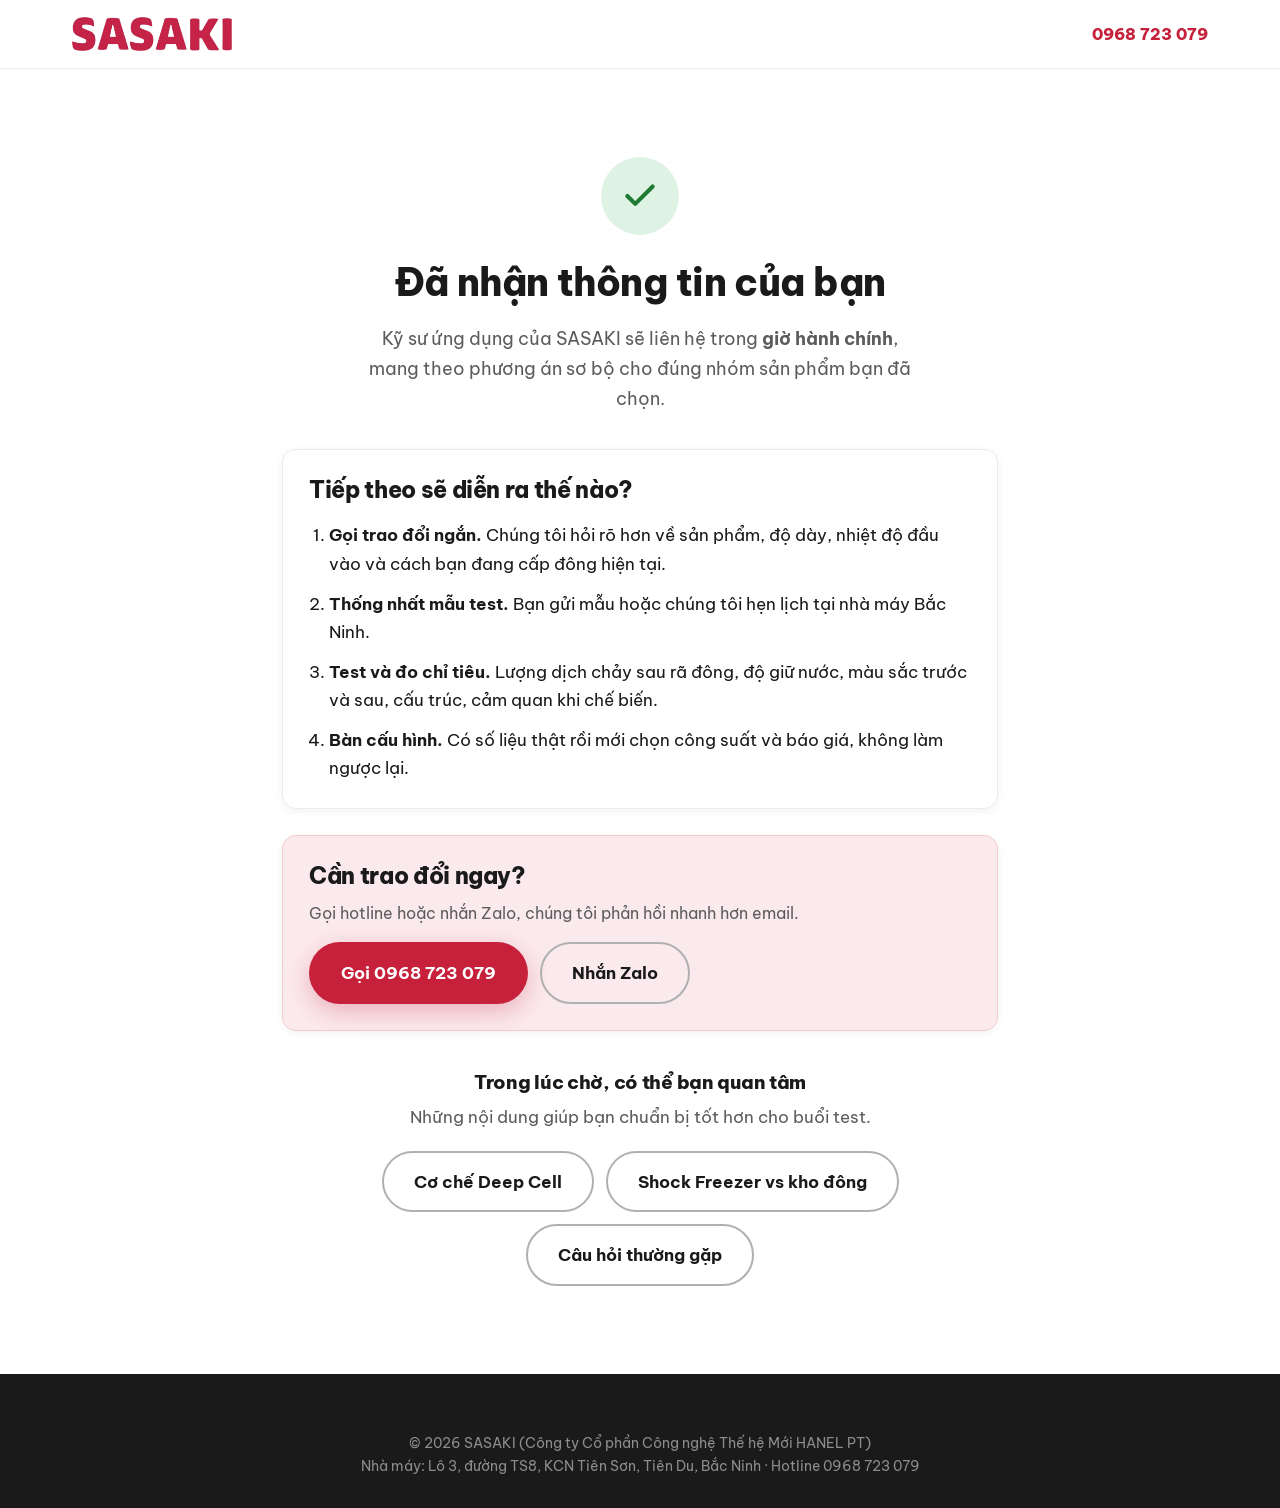
<file: cam-on.html>
<!DOCTYPE html>
<html lang="vi">
<head>
<meta charset="UTF-8">
<meta name="viewport" content="width=device-width, initial-scale=1">
<title>Đã nhận đăng ký test mẫu | SASAKI Shock Freezer</title>
<meta name="description" content="SASAKI đã nhận thông tin đăng ký test mẫu cấp đông sâu của bạn.">
<!-- Trang này là MỐC CHUYỂN ĐỔI cho Google Ads. Không cho index. -->
<meta name="robots" content="noindex, nofollow">

<link rel="preconnect" href="https://fonts.googleapis.com">
<link rel="preconnect" href="https://fonts.gstatic.com" crossorigin>
<link href="https://fonts.googleapis.com/css2?family=Be+Vietnam+Pro:wght@400;600;700;800&display=swap" rel="stylesheet">
<link rel="stylesheet" href="assets/css/style.css?v=13">

<script>
  window.SASAKI_CONFIG = {
    HOTLINE: '0968723079',
    ZALO: 'https://zalo.me/0968723079',
    GA4_ID: 'G-6KVE8P2T7B',
    FB_PIXEL_ID: '2474015673094064',
    GADS_ID: '',
    GADS_LABEL: '',
    TIKTOK_ID: ''
  };
</script>
</head>
<body>

<header class="header">
  <div class="wrap header__in">
    <a href="index.html" class="header__logo" aria-label="SASAKI trang chủ">
      <img src="assets/img/logo-sasaki.png" alt="SASAKI" width="160" height="34">
    </a>
    <div class="header__cta">
      <a href="tel:0968723079" class="header__hotline">0968 723 079</a>
    </div>
  </div>
</header>

<main>
  <section class="section">
    <div class="wrap" style="max-width:760px">

      <div style="text-align:center;margin-bottom:36px">
        <div style="width:78px;height:78px;border-radius:50%;background:var(--luc-nhat);color:var(--luc);display:grid;place-items:center;margin:0 auto 24px">
          <svg width="38" height="38" viewBox="0 0 24 24" fill="none" stroke="currentColor" stroke-width="2.6" stroke-linecap="round" stroke-linejoin="round" aria-hidden="true">
            <path d="M20 6L9 17l-5-5"/>
          </svg>
        </div>
        <h1 style="font-size:clamp(26px,4vw,38px)">Đã nhận thông tin của bạn</h1>
        <p style="font-size:18px;color:var(--xam-dam);max-width:560px;margin:0 auto">
          Kỹ sư ứng dụng của SASAKI sẽ liên hệ trong <b>giờ hành chính</b>, mang theo phương án
          sơ bộ cho đúng nhóm sản phẩm bạn đã chọn.
        </p>
      </div>

      <div class="the" style="margin-bottom:26px">
        <h3>Tiếp theo sẽ diễn ra thế nào?</h3>
        <ol style="padding-left:1.2em;margin-bottom:0">
          <li style="margin-bottom:12px"><b>Gọi trao đổi ngắn.</b> Chúng tôi hỏi rõ hơn về sản phẩm, độ dày, nhiệt độ đầu vào và cách bạn đang cấp đông hiện tại.</li>
          <li style="margin-bottom:12px"><b>Thống nhất mẫu test.</b> Bạn gửi mẫu hoặc chúng tôi hẹn lịch tại nhà máy Bắc Ninh.</li>
          <li style="margin-bottom:12px"><b>Test và đo chỉ tiêu.</b> Lượng dịch chảy sau rã đông, độ giữ nước, màu sắc trước và sau, cấu trúc, cảm quan khi chế biến.</li>
          <li style="margin-bottom:0"><b>Bàn cấu hình.</b> Có số liệu thật rồi mới chọn công suất và báo giá, không làm ngược lại.</li>
        </ol>
      </div>

      <div class="the" style="background:var(--hong-nhat);border-color:var(--hong)">
        <h3 style="margin-bottom:10px">Cần trao đổi ngay?</h3>
        <p>Gọi hotline hoặc nhắn Zalo, chúng tôi phản hồi nhanh hơn email.</p>
        <div style="display:flex;gap:12px;flex-wrap:wrap">
          <a href="tel:0968723079" class="nut nut--chinh">Gọi 0968 723 079</a>
          <a href="https://zalo.me/0968723079" target="_blank" rel="noopener" class="nut nut--vien">Nhắn Zalo</a>
        </div>
      </div>

      <div style="text-align:center;margin-top:40px">
        <h3 style="font-size:19px">Trong lúc chờ, có thể bạn quan tâm</h3>
        <p style="margin-bottom:20px;color:var(--xam-dam)">
          Những nội dung giúp bạn chuẩn bị tốt hơn cho buổi test.
        </p>
        <div style="display:flex;gap:12px;flex-wrap:wrap;justify-content:center">
          <a href="index.html#cong-nghe" class="nut nut--vien">Cơ chế Deep Cell</a>
          <a href="index.html#vs-kho-dong" class="nut nut--vien">Shock Freezer vs kho đông</a>
          <a href="index.html#cau-hoi" class="nut nut--vien">Câu hỏi thường gặp</a>
        </div>
      </div>

    </div>
  </section>
</main>

<footer class="footer">
  <div class="wrap">
    <div class="footer__day" style="border-top:none;padding-top:0;text-align:center">
      © 2026 SASAKI (Công ty Cổ phần Công nghệ Thế hệ Mới HANEL PT)<br>
      Nhà máy: Lô 3, đường TS8, KCN Tiên Sơn, Tiên Du, Bắc Ninh · Hotline 0968 723 079
    </div>
  </div>
</footer>

<script>
/* Tracking trang cảm ơn — mốc chuyển đổi cho Google Ads.
   Nạp lại pixel ở đây vì đây là một trang riêng. */
(function () {
  var CF = window.SASAKI_CONFIG || {};
  window.dataLayer = window.dataLayer || [];
  function gtag(){ window.dataLayer.push(arguments); }

  if (CF.GA4_ID) {
    var s = document.createElement('script');
    s.async = true; s.src = 'https://www.googletagmanager.com/gtag/js?id=' + CF.GA4_ID;
    document.head.appendChild(s);
    gtag('js', new Date());
    gtag('config', CF.GA4_ID);
    if (CF.GADS_ID) gtag('config', CF.GADS_ID);
    gtag('event', 'hoan_tat_dang_ky', {});
  }

  if (CF.FB_PIXEL_ID) {
    !function(f,b,e,v,n,t,s){if(f.fbq)return;n=f.fbq=function(){n.callMethod?n.callMethod.apply(n,arguments):n.queue.push(arguments)};
    if(!f._fbq)f._fbq=n;n.push=n;n.loaded=!0;n.version='2.0';n.queue=[];t=b.createElement(e);t.async=!0;
    t.src=v;s=b.getElementsByTagName(e)[0];s.parentNode.insertBefore(t,s)}(window,document,'script','https://connect.facebook.net/en_US/fbevents.js');
    fbq('init', CF.FB_PIXEL_ID); fbq('track','PageView'); fbq('track','Lead');
  }

  if (CF.GADS_ID && CF.GADS_LABEL) {
    gtag('event', 'conversion', { send_to: CF.GADS_ID + '/' + CF.GADS_LABEL });
  }

  // Chào tên khách nếu có
  try {
    var d = JSON.parse(sessionStorage.getItem('sasaki_lead') || '{}');
    if (d.ten) {
      var h = document.querySelector('h1');
      if (h) h.textContent = 'Cảm ơn ' + d.ten + '!';
    }
  } catch (e) {}
})();
</script>
</body>
</html>
</file>
<file: assets/css/style.css>
/* ============================================================
   SASAKI Shock Freezer — Landing Page
   Design tokens trích từ Brand_Guideline_SASAKI.pptx
   Quy tắc 60-30-10: 60% nền trung tính · 30% đỏ/chữ đậm · 10% vàng đồng
   ============================================================ */

:root {
  /* Màu thương hiệu — lấy trực tiếp từ file brand guideline */
  --do: #C6203B;
  --do-dam: #9A1730;
  --vang: #B8893B;
  --muc: #1A1A1A;
  --xam-dam: #5C5C5C;
  --xam: #B0B0B0;
  --xam-nhat: #EAEAEA;
  --hong-nhat: #FBEAED;
  --hong: #F3C9CF;
  --trang: #FFFFFF;

  /* Màu chức năng */
  --nen: #FFFFFF;
  --nen-phu: #FAFAFA;
  --xanh-lanh: #1B4F8A;
  --xanh-bang: #E8F1FA;
  --xanh-dam: #0B2545;
  --luc: #1E7B34;
  --luc-nhat: #DFF3E4;

  /* Khoảng cách */
  --khoang-section: 88px;
  --rong-toi-da: 1180px;
  --bo-goc: 14px;
  --bo-goc-nho: 8px;

  --bong: 0 2px 8px rgba(26, 26, 26, .06);
  --bong-noi: 0 8px 30px rgba(26, 26, 26, .10);
  --bong-do: 0 8px 24px rgba(198, 32, 59, .28);

  --font: 'Be Vietnam Pro', 'Segoe UI', system-ui, -apple-system, 'Helvetica Neue', Arial, sans-serif;
}

/* ---------- Reset ---------- */
*, *::before, *::after { box-sizing: border-box; }
html { scroll-behavior: smooth; -webkit-text-size-adjust: 100%; }
body {
  margin: 0;
  font-family: var(--font);
  font-size: 17px;
  line-height: 1.65;
  color: var(--muc);
  background: var(--nen);
  -webkit-font-smoothing: antialiased;
}
img, svg, video { max-width: 100%; height: auto; display: block; }
a { color: var(--do); text-decoration: none; }
button, input, select, textarea { font: inherit; color: inherit; }
h1, h2, h3, h4 { line-height: 1.22; margin: 0 0 .5em; font-weight: 800; letter-spacing: -.015em; }
h1 { font-size: clamp(29px, 5vw, 50px); }
h2 { font-size: clamp(25px, 3.6vw, 37px); }
h3 { font-size: clamp(19px, 2.2vw, 23px); }
p  { margin: 0 0 1em; }
ul { margin: 0 0 1em; padding-left: 1.15em; }

/* ---------- Bố cục ---------- */
.wrap { width: 100%; max-width: var(--rong-toi-da); margin: 0 auto; padding: 0 22px; }
.section { padding: var(--khoang-section) 0; }
.section--phu { background: var(--nen-phu); }
.section--toi { background: var(--xanh-dam); color: #fff; }
.section--toi h2, .section--toi h3 { color: #fff; }
.section--hong { background: var(--hong-nhat); }

.nhan {
  display: inline-block;
  font-size: 12.5px; font-weight: 800; letter-spacing: .14em; text-transform: uppercase;
  color: var(--do); background: var(--hong-nhat);
  padding: 7px 15px; border-radius: 100px; margin-bottom: 16px;
}
.section--toi .nhan { color: var(--vang); background: rgba(184, 137, 59, .16); }

.tieu-de-section { max-width: 800px; margin-bottom: 46px; }
.tieu-de-section p { color: var(--xam-dam); font-size: 18px; margin-bottom: 0; }
.section--toi .tieu-de-section p { color: rgba(255,255,255,.78); }
.giua { text-align: center; margin-left: auto; margin-right: auto; }

.luoi { display: grid; gap: 22px; }
.luoi-2 { grid-template-columns: repeat(2, 1fr); }
.luoi-3 { grid-template-columns: repeat(3, 1fr); }
.luoi-4 { grid-template-columns: repeat(4, 1fr); }

/* ---------- Nút ---------- */
.nut {
  display: inline-flex; align-items: center; justify-content: center; gap: 9px;
  padding: 15px 30px; border-radius: 100px;
  font-weight: 700; font-size: 16.5px; text-align: center;
  border: 2px solid transparent; cursor: pointer;
  transition: transform .16s ease, box-shadow .16s ease, background .16s ease;
}
.nut:hover { transform: translateY(-2px); }
.nut:active { transform: translateY(0); }
.nut--chinh { background: var(--do); color: #fff; box-shadow: var(--bong-do); }
.nut--chinh:hover { background: var(--do-dam); }
.nut--vien { background: transparent; color: var(--muc); border-color: var(--xam); }
.nut--vien:hover { border-color: var(--muc); background: var(--nen-phu); }
.section--toi .nut--vien, .hero .nut--vien {
  color: #fff; border-color: rgba(255,255,255,.55); background: rgba(255,255,255,.06);
}
.section--toi .nut--vien:hover, .hero .nut--vien:hover {
  border-color: #fff; background: rgba(255,255,255,.14);
}
.nut--lon { padding: 18px 38px; font-size: 18px; }
.nut--rong { width: 100%; }

/* ---------- Header ---------- */
.header {
  position: sticky; top: 0; z-index: 900;
  background: rgba(255,255,255,.96); backdrop-filter: blur(10px);
  border-bottom: 1px solid var(--xam-nhat);
}
.header__in { display: flex; align-items: center; justify-content: space-between; gap: 18px; height: 68px; }
.header__logo { display: flex; align-items: center; gap: 12px; }
.header__logo img { height: 34px; width: auto; }
.header__nav { display: flex; gap: 26px; }
.header__nav a { color: var(--xam-dam); font-size: 15.5px; font-weight: 600; }
.header__nav a:hover { color: var(--do); }
.header__cta { display: flex; align-items: center; gap: 12px; }
.header__hotline { font-weight: 800; color: var(--do); white-space: nowrap; font-size: 16px; }

/* ---------- Hero ---------- */
.hero {
  position: relative; overflow: hidden;
  background: linear-gradient(150deg, #071B33 0%, #0B2545 52%, #10305A 100%);
  color: #fff;
  padding: 70px 0 84px;
}
.hero::after {
  content: ''; position: absolute; inset: 0;
  background: radial-gradient(circle at 78% 32%, rgba(70,150,255,.20), transparent 58%);
  pointer-events: none;
}
.hero__in { position: relative; z-index: 2; display: grid; grid-template-columns: 1.08fr .92fr; gap: 52px; align-items: center; }
.hero h1 { color: #fff; margin-bottom: 20px; text-transform: uppercase; letter-spacing: -.01em; }
.hero h1 em { font-style: normal; color: var(--vang); }
.hero__sub { font-size: 19px; color: rgba(255,255,255,.84); max-width: 560px; }
.hero__cta { display: flex; flex-wrap: wrap; gap: 14px; margin: 30px 0 26px; }
.hero__ghi-chu { font-size: 14.5px; color: rgba(255,255,255,.62); }

/* Khung video 16:9 — nhúng video khi có, trước đó hiển thị ảnh nền */
.hero__anh {
  position: relative; border-radius: 20px; overflow: hidden;
  box-shadow: 0 24px 60px rgba(0,0,0,.45);
  aspect-ratio: 16 / 9; background: #071B33;
}
.hero__anh img {
  width: 100%; height: 100%; display: block;
  object-fit: cover; object-position: center;
}
.hero__anh iframe {
  position: absolute; inset: 0;
  width: 100%; height: 100%; border: 0; display: block;
}

/* Nút phát — chỉ hiện khi đã cấu hình VIDEO_HERO */
.hero__phat {
  position: absolute; inset: 0; margin: auto;
  width: 76px; height: 76px; border-radius: 50%;
  display: grid; place-items: center;
  background: rgba(198, 32, 59, .94); color: #fff;
  border: 0; cursor: pointer; padding: 0;
  box-shadow: 0 10px 34px rgba(0,0,0,.5);
  transition: transform .18s ease, background .18s ease;
}
.hero__phat:hover { transform: scale(1.08); background: var(--do); }
.hero__phat:focus-visible { outline: 3px solid #fff; outline-offset: 4px; }
.hero__phat svg { margin-left: 5px; }
/* Làm tối nhẹ ảnh nền để nút phát nổi lên */
.hero__anh:has(.hero__phat:not([hidden]))::before {
  content: ''; position: absolute; inset: 0; z-index: 1;
  background: linear-gradient(180deg, rgba(7,27,51,.28), rgba(7,27,51,.48));
  pointer-events: none;
}
.hero__phat, .hero__nhiet { z-index: 2; }
.hero__nhiet {
  position: absolute; left: 18px; bottom: 18px;
  background: rgba(7,27,51,.86); backdrop-filter: blur(6px);
  border: 1px solid rgba(255,255,255,.18);
  border-radius: 12px; padding: 12px 18px;
}
.hero__nhiet b { display: block; font-size: 27px; color: var(--vang); line-height: 1.1; }
.hero__nhiet span { font-size: 13px; color: rgba(255,255,255,.72); }

.huy-hieu { display: flex; flex-wrap: wrap; gap: 10px; margin-top: 4px; }
.huy-hieu span {
  display: inline-flex; align-items: center; gap: 7px;
  font-size: 13.5px; font-weight: 600; color: rgba(255,255,255,.9);
  background: rgba(255,255,255,.08); border: 1px solid rgba(255,255,255,.16);
  padding: 7px 14px; border-radius: 100px;
}

/* ---------- So sánh ảnh (cơ chế Deep Cell) ---------- */
.doi-chieu-anh {
  display: grid; grid-template-columns: 1fr auto 1fr; gap: 18px; align-items: center;
  margin-bottom: 44px;
}
.doi-chieu-anh figure { margin: 0; }
.doi-chieu-anh img {
  width: 100%; aspect-ratio: 1/1; object-fit: cover;
  border-radius: var(--bo-goc); box-shadow: 0 14px 40px rgba(0,0,0,.35);
}
.doi-chieu-mui-ten {
  width: 46px; height: 46px; border-radius: 50%; flex: none;
  display: grid; place-items: center;
  background: rgba(184,137,59,.18); border: 1.5px solid rgba(184,137,59,.5); color: var(--vang);
}
@media (max-width: 760px) {
  .doi-chieu-anh { grid-template-columns: 1fr; }
  .doi-chieu-mui-ten { transform: rotate(90deg); margin: -6px auto; }
}

/* ---------- Thẻ ---------- */
.the {
  background: #fff; border: 1px solid var(--xam-nhat);
  border-radius: var(--bo-goc); padding: 26px;
  box-shadow: var(--bong);
}
.the__so { font-size: 34px; font-weight: 800; color: var(--do); line-height: 1; margin-bottom: 10px; }
.the h3 { margin-bottom: 8px; }
.the p:last-child { margin-bottom: 0; }
.the p { color: var(--xam-dam); font-size: 16px; }
.the__icon {
  width: 46px; height: 46px; border-radius: 12px;
  display: grid; place-items: center; margin-bottom: 14px;
  background: var(--hong-nhat); color: var(--do);
}
.section--toi .the {
  background: rgba(255,255,255,.055); border-color: rgba(255,255,255,.13); box-shadow: none;
}
.section--toi .the p { color: rgba(255,255,255,.74); }
.section--toi .the__icon { background: rgba(184,137,59,.18); color: var(--vang); }

/* ---------- Bảng ---------- */
.bang-bao { overflow-x: auto; -webkit-overflow-scrolling: touch; }
table.bang {
  width: 100%; min-width: 580px; border-collapse: collapse;
  background: #fff; border-radius: var(--bo-goc); overflow: hidden;
  box-shadow: var(--bong); font-size: 16px;
}
table.bang th, table.bang td { padding: 15px 18px; text-align: left; border-bottom: 1px solid var(--xam-nhat); vertical-align: top; }
table.bang thead th { background: var(--muc); color: #fff; font-weight: 700; font-size: 15px; }
table.bang tbody tr:last-child td { border-bottom: none; }
table.bang tbody tr:nth-child(even) { background: #FBFBFB; }
table.bang .cot-nhan { font-weight: 700; }
.o-xau { color: var(--do-dam); }
.o-tot { color: var(--luc); font-weight: 600; }
.bang-ghi-chu { font-size: 14px; color: var(--xam-dam); margin-top: 12px; }

/* ---------- So sánh trước/sau ---------- */
.truoc-sau { display: grid; grid-template-columns: 1fr 1fr; gap: 20px; }
.ts-cot { border-radius: var(--bo-goc); padding: 26px; border: 2px solid; }
.ts-cot--xau { background: #FCF6F7; border-color: var(--hong); }
.ts-cot--tot { background: #F2F9F4; border-color: #BFE3C9; }
.ts-cot h3 { font-size: 18px; margin-bottom: 16px; }
.ts-cot--xau h3 { color: var(--do-dam); }
.ts-cot--tot h3 { color: var(--luc); }
.ts-cot ul { list-style: none; padding: 0; margin: 0; }
.ts-cot li { display: flex; gap: 11px; padding: 10px 0; border-bottom: 1px solid rgba(0,0,0,.06); font-size: 16px; }
.ts-cot li:last-child { border-bottom: none; }
.ts-cot li b { flex: none; font-size: 17px; line-height: 1.4; }
.ts-cot--xau li b { color: var(--do); }
.ts-cot--tot li b { color: var(--luc); }

/* ---------- Máy tính hoàn vốn ---------- */
.mtinh { display: grid; grid-template-columns: 1fr 1fr; gap: 34px; align-items: start; }
.mtinh__nhap { background: #fff; border: 1px solid var(--xam-nhat); border-radius: var(--bo-goc); padding: 28px; box-shadow: var(--bong); }
.truong { margin-bottom: 20px; }
.truong:last-child { margin-bottom: 0; }
.truong label { display: block; font-weight: 700; font-size: 15.5px; margin-bottom: 8px; }
.truong .goi-y { font-weight: 400; color: var(--xam-dam); font-size: 14px; }
.truong input[type=number], .truong input[type=text], .truong input[type=tel], .truong select {
  width: 100%; padding: 13px 15px;
  border: 1.5px solid var(--xam-nhat); border-radius: var(--bo-goc-nho);
  background: #fff; transition: border-color .15s ease;
}
.truong input:focus, .truong select:focus { outline: none; border-color: var(--do); }
.thanh-truot { width: 100%; margin-top: 6px; accent-color: var(--do); }

.mtinh__ket {
  background: linear-gradient(150deg, #0B2545, #133C6B);
  color: #fff; border-radius: var(--bo-goc); padding: 30px;
}
.mtinh__ket h3 { color: #fff; font-size: 19px; margin-bottom: 20px; }
.kq-hang { display: flex; justify-content: space-between; align-items: baseline; gap: 14px; padding: 15px 0; border-bottom: 1px solid rgba(255,255,255,.14); }
.kq-hang:last-of-type { border-bottom: none; }
.kq-hang span { color: rgba(255,255,255,.76); font-size: 15.5px; }
.kq-hang b { font-size: 23px; color: var(--vang); white-space: nowrap; }
.kq-noi-bat { background: rgba(184,137,59,.14); border: 1px solid rgba(184,137,59,.36); border-radius: 12px; padding: 18px; margin-top: 18px; text-align: center; }
.kq-noi-bat span { display: block; font-size: 14.5px; color: rgba(255,255,255,.78); margin-bottom: 4px; }
.kq-noi-bat b { font-size: 31px; color: var(--vang); }
.mien-tru { font-size: 13.5px; color: rgba(255,255,255,.58); margin: 18px 0 0; line-height: 1.55; }

/* ---------- Tab ngành ---------- */
.tab-nut { display: flex; flex-wrap: wrap; gap: 10px; margin-bottom: 30px; }
.tab-nut button {
  padding: 12px 22px; border-radius: 100px; cursor: pointer;
  border: 1.5px solid var(--xam-nhat); background: #fff;
  font-weight: 600; font-size: 15.5px; transition: all .15s ease;
}
.tab-nut button:hover { border-color: var(--xam); }
.tab-nut button[aria-selected="true"] { background: var(--do); color: #fff; border-color: var(--do); }
.tab-bang { display: none; }
.tab-bang.hien { display: block; animation: hien-len .3s ease; }
@keyframes hien-len { from { opacity: 0; transform: translateY(8px); } to { opacity: 1; transform: none; } }
.tab-noi-dung { display: grid; grid-template-columns: 1fr 1fr; gap: 30px; align-items: center; }
.tag-list { display: flex; flex-wrap: wrap; gap: 8px; margin-top: 16px; }
.tag-list span { font-size: 14px; background: var(--hong-nhat); color: var(--do-dam); padding: 6px 13px; border-radius: 100px; font-weight: 600; }

/* ---------- Form đa bước ---------- */
.form-boc { max-width: 720px; margin: 0 auto; }
.form-hop {
  background: #fff; border-radius: 18px; padding: 34px;
  box-shadow: var(--bong-noi); border: 1px solid var(--xam-nhat);
}
.tien-do { display: flex; gap: 8px; margin-bottom: 8px; }
.tien-do__o { flex: 1; height: 5px; border-radius: 100px; background: var(--xam-nhat); transition: background .3s ease; }
.tien-do__o.xong { background: var(--do); }
.tien-do-chu { font-size: 14px; color: var(--xam-dam); margin-bottom: 24px; font-weight: 600; }

.buoc { display: none; }
.buoc.hien { display: block; animation: hien-len .28s ease; }
.buoc h3 { margin-bottom: 6px; }
.buoc__mo-ta { color: var(--xam-dam); font-size: 15.5px; margin-bottom: 22px; }

.chon-luoi { display: grid; grid-template-columns: repeat(2, 1fr); gap: 11px; margin-bottom: 24px; }
.chon-o { position: relative; }
.chon-o input { position: absolute; opacity: 0; width: 0; height: 0; }
.chon-o label {
  display: flex; align-items: center; gap: 11px; height: 100%;
  padding: 15px 17px; border: 1.5px solid var(--xam-nhat); border-radius: var(--bo-goc-nho);
  cursor: pointer; font-weight: 600; font-size: 15.5px; transition: all .14s ease;
}
.chon-o label:hover { border-color: var(--xam); background: #FCFCFC; }
.chon-o input:checked + label { border-color: var(--do); background: var(--hong-nhat); color: var(--do-dam); }
.chon-o input:focus-visible + label { outline: 2px solid var(--do); outline-offset: 2px; }
.chon-o .phu { display: block; font-weight: 400; font-size: 13.5px; color: var(--xam-dam); }

.form-dieu-huong { display: flex; gap: 12px; margin-top: 4px; }
.form-dieu-huong .nut { flex: 1; }
.loi { color: var(--do); font-size: 14.5px; margin: 10px 0 0; font-weight: 600; display: none; }
.loi.hien { display: block; }
.rieng-tu { font-size: 13.5px; color: var(--xam-dam); margin: 16px 0 0; text-align: center; }

/* ---------- FAQ ---------- */
.faq { max-width: 840px; margin: 0 auto; }
.faq details {
  background: #fff; border: 1px solid var(--xam-nhat); border-radius: var(--bo-goc-nho);
  margin-bottom: 11px; overflow: hidden;
}
.faq summary {
  padding: 19px 22px; cursor: pointer; font-weight: 700; font-size: 17px;
  list-style: none; display: flex; justify-content: space-between; gap: 16px; align-items: center;
}
.faq summary::-webkit-details-marker { display: none; }
.faq summary::after { content: '+'; font-size: 24px; color: var(--do); font-weight: 400; flex: none; line-height: 1; }
.faq details[open] summary::after { content: '−'; }
.faq details[open] summary { border-bottom: 1px solid var(--xam-nhat); }
.faq__tra-loi { padding: 19px 22px; color: var(--xam-dam); }
.faq__tra-loi p:last-child { margin-bottom: 0; }

/* ---------- Lưới ảnh test sản phẩm ---------- */
.chu-thich-test {
  display: flex; flex-wrap: wrap; justify-content: center; gap: 10px 26px;
  margin: 0 0 26px; font-size: 15px; color: var(--xam-dam);
}
.chu-thich-test span { display: inline-flex; align-items: center; gap: 8px; }
.cham {
  width: 11px; height: 11px; border-radius: 50%; flex: none;
  border: 1.5px solid var(--xam);
}
.cham--dong { background: #DCE9F5; border-color: #9BBFDD; }
.cham--ra   { background: var(--do); border-color: var(--do-dam); }

.luoi-test { display: grid; grid-template-columns: repeat(3, 1fr); gap: 20px; }
.luoi-test figure {
  margin: 0; background: #fff; border: 1px solid var(--xam-nhat);
  border-radius: var(--bo-goc); overflow: hidden; box-shadow: var(--bong);
}
.luoi-test img {
  width: 100%; aspect-ratio: 1 / 1; object-fit: cover; display: block;
}
.luoi-test figcaption {
  padding: 13px 16px; font-weight: 700; font-size: 16px; text-align: center;
}

@media (max-width: 900px) {
  .luoi-test { grid-template-columns: repeat(2, 1fr); gap: 16px; }
}
@media (max-width: 560px) {
  .luoi-test { grid-template-columns: 1fr; }
  .chu-thich-test { flex-direction: column; align-items: center; gap: 8px; }
}

/* ---------- Ô chờ case study ---------- */
.o-cho {
  border: 2px dashed var(--xam); border-radius: var(--bo-goc);
  padding: 52px 30px; text-align: center; background: var(--nen-phu);
}
.o-cho h3 { color: var(--xam-dam); }
.o-cho p { color: var(--xam-dam); max-width: 520px; margin-left: auto; margin-right: auto; }

/* ---------- Ô video ---------- */
[data-video-slot] { position: relative; border-radius: var(--bo-goc); overflow: hidden; background: var(--xanh-dam); }
[data-video-slot] iframe { width: 100%; aspect-ratio: 16/9; border: 0; display: block; }

/* ---------- Footer ---------- */
.footer { background: var(--muc); color: rgba(255,255,255,.72); padding: 58px 0 30px; font-size: 15.5px; }
.footer h4 { color: #fff; font-size: 16px; margin-bottom: 14px; }
.footer a { color: rgba(255,255,255,.72); }
.footer a:hover { color: #fff; }
.footer__luoi { display: grid; grid-template-columns: 1.5fr 1fr 1fr; gap: 40px; margin-bottom: 38px; }
.footer__logo { height: 38px; width: auto; background: #fff; padding: 6px 10px; border-radius: 6px; margin-bottom: 16px; }
.footer ul { list-style: none; padding: 0; }
.footer li { margin-bottom: 9px; }
.footer__day { border-top: 1px solid rgba(255,255,255,.14); padding-top: 22px; font-size: 14px; color: rgba(255,255,255,.5); }

/* ---------- Thanh CTA dính (mobile) ---------- */
.cta-dinh {
  position: fixed; left: 0; right: 0; bottom: 0; z-index: 950;
  display: none; gap: 8px; padding: 10px 12px;
  background: rgba(255,255,255,.98); backdrop-filter: blur(10px);
  border-top: 1px solid var(--xam-nhat);
  box-shadow: 0 -4px 20px rgba(0,0,0,.08);
}
.cta-dinh a { flex: 1; padding: 13px 8px; font-size: 15px; border-radius: 10px; }
.cta-dinh .nut--vien { border-color: var(--xam-nhat); }

/* ---------- Tiện ích ---------- */
.chi-mobile { display: none; }
.an { display: none !important; }
.nho { font-size: 14px; color: var(--xam-dam); }
.tam-giua { text-align: center; }

/* ============================================================
   Responsive
   ============================================================ */
@media (max-width: 980px) {
  :root { --khoang-section: 64px; }
  .hero__in { grid-template-columns: 1fr; gap: 36px; }
  .hero__anh { order: -1; }
  .mtinh, .tab-noi-dung { grid-template-columns: 1fr; }
  .luoi-4 { grid-template-columns: repeat(2, 1fr); }
  .luoi-3 { grid-template-columns: repeat(2, 1fr); }
  .footer__luoi { grid-template-columns: 1fr 1fr; gap: 30px; }
  .header__nav { display: none; }
}

@media (max-width: 700px) {
  body { font-size: 16px; }
  :root { --khoang-section: 52px; }
  .luoi-2, .luoi-3, .luoi-4 { grid-template-columns: 1fr; }
  .truoc-sau { grid-template-columns: 1fr; }
  .chon-luoi { grid-template-columns: 1fr; }
  .footer__luoi { grid-template-columns: 1fr; }
  .form-hop { padding: 24px 20px; }
  .cta-dinh { display: flex; }
  .chi-mobile { display: block; }
  .header__cta .nut { display: none; }
  body { padding-bottom: 72px; }
  .hero { padding: 46px 0 60px; }
  .nut { width: 100%; }
  .hero__cta .nut { width: 100%; }
  .cta-dinh a.nut { width: auto; }
  .form-dieu-huong { flex-direction: column-reverse; }
}

@media (prefers-reduced-motion: reduce) {
  html { scroll-behavior: auto; }
  *, *::before, *::after { animation-duration: .001ms !important; transition-duration: .001ms !important; }
}

@media print {
  .header, .cta-dinh, .hero__cta { display: none; }
}
</file>
